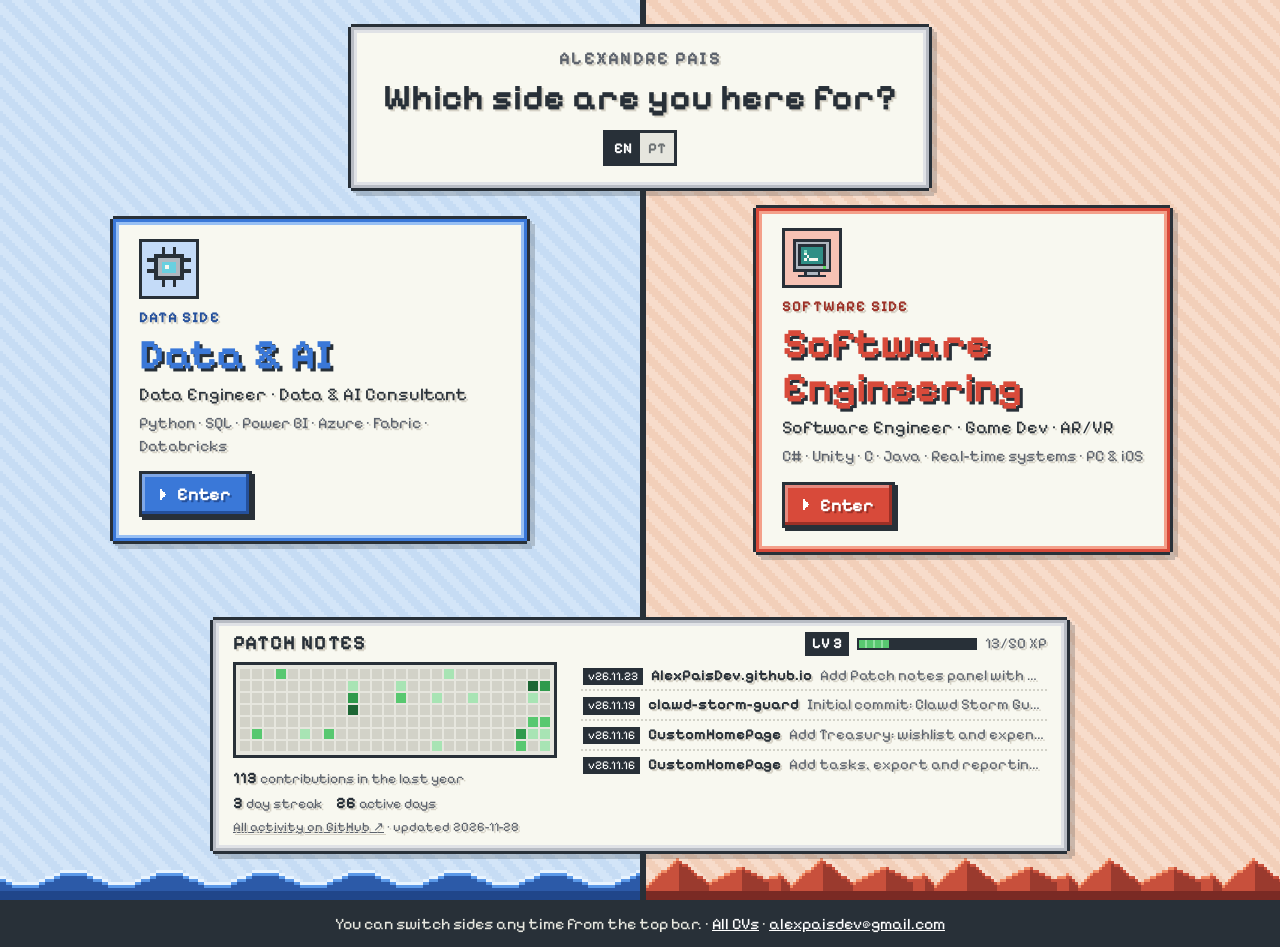
<file: index.html>
<!DOCTYPE html>
<!--
  ENTRY PAGE: the visitor picks a side. Left = data (blue), right = software (red).
  Each side is its own page: data/index.html and software/index.html.
-->
<html lang="en">
<head>
  <meta charset="UTF-8">
  <meta name="viewport" content="width=device-width, initial-scale=1">
  <title>Alexandre Pais · Data & Software Engineer</title>
  <meta name="description" content="Alexandre Pais, data engineer and software engineer in Lisbon. Pick a side: data and AI (pipelines, Power BI, Azure, Fabric, Databricks) or software engineering (C#, Unity, real-time systems, AR). Open to roles in Asia.">
  <meta name="author" content="Alexandre Pais">
  <meta name="theme-color" content="#1f3a78">
  <link rel="canonical" href="https://alexpaisdev.github.io/">
  <meta property="og:type" content="profile">
  <meta property="og:url" content="https://alexpaisdev.github.io/">
  <meta property="og:title" content="Alexandre Pais · Data & Software Engineer">
  <meta property="og:description" content="Two sides of one engineer: data & AI, and software engineering. Based in Lisbon, open to roles in Asia.">
  <meta property="og:image" content="https://alexpaisdev.github.io/assets/img/og-image.png">
  <meta property="og:image:width" content="1200">
  <meta property="og:image:height" content="630">
  <meta name="twitter:card" content="summary_large_image">
  <link rel="icon" href="assets/img/favicon.svg" type="image/svg+xml">
  <link rel="apple-touch-icon" href="assets/img/apple-touch-icon.png">
  <link rel="preconnect" href="https://fonts.googleapis.com">
  <link rel="preconnect" href="https://fonts.gstatic.com" crossorigin>
  <link href="https://fonts.googleapis.com/css2?family=Pixelify+Sans:wght@400;500;600;700&display=swap" rel="stylesheet">
  <link rel="stylesheet" href="assets/css/pixel.css">
  <link rel="stylesheet" href="assets/css/home.css">
  <script>
    document.documentElement.classList.add('js');
    // Links from the previous version of the site (?track=data / ?track=software) go straight to that side.
    (function () {
      var t = (new URLSearchParams(location.search).get('track') || '').toLowerCase();
      if (t === 'data') location.replace('data/');
      else if (t === 'software' || t === 'soft') location.replace('software/');
    })();
  </script>
</head>

<body class="home">
  <header class="home-head">
    <div class="win home-card">
      <p class="home-name">Alexandre Pais</p>
      <h1 class="home-q" data-i18n="home.q">Which side are you here for?</h1>
      <div class="lang" role="group" aria-label="Language">
        <button type="button" data-lang="en" aria-pressed="true">EN</button>
        <button type="button" data-lang="pt" aria-pressed="false">PT</button>
      </div>
    </div>
  </header>

  <main class="split">
    <a class="half theme-data" href="data/">
      <span class="half-scene" aria-hidden="true"></span>
      <span class="win half-win">
        <span class="half-ic"><span class="px-ic" data-px="chip"></span></span>
        <span class="half-kicker" data-i18n="home.dataKicker">Data side</span>
        <span class="half-name" data-i18n="home.dataName">Data &amp; AI</span>
        <span class="half-role" data-i18n="home.dataRole">Data Engineer · Data &amp; AI Consultant</span>
        <span class="half-list">Python · SQL · Power BI · Azure · Fabric · Databricks</span>
        <span class="pbtn pbtn-main half-go"><span class="cur" aria-hidden="true"></span><span data-i18n="home.enter">Enter</span></span>
      </span>
    </a>
    <a class="half theme-soft" href="software/">
      <span class="half-scene" aria-hidden="true"></span>
      <span class="win half-win">
        <span class="half-ic"><span class="px-ic" data-px="monitor"></span></span>
        <span class="half-kicker" data-i18n="home.softKicker">Software side</span>
        <span class="half-name" data-i18n="home.softName">Software Engineering</span>
        <span class="half-role" data-i18n="home.softRole">Software Engineer · Game Dev · AR/VR</span>
        <span class="half-list">C# · Unity · C · Java · Real-time systems · PC &amp; iOS</span>
        <span class="pbtn pbtn-main half-go"><span class="cur" aria-hidden="true"></span><span data-i18n="home.enter">Enter</span></span>
      </span>
    </a>

    <!-- PATCH NOTES: filled by site.js from assets/data/activity.json (refreshed daily by
         .github/workflows/activity.yml). Stays hidden if that file can't be loaded. -->
    <section class="win notes" id="notes" aria-labelledby="notes-title" hidden>
      <header class="notes-head">
        <h2 id="notes-title" data-i18n="notes.title">Patch notes</h2>
        <div class="notes-lv" title="XP = contributions in the last year" data-i18n-attr="title:notes.xpHint">
          <b>LV <span id="nt-lv">1</span></b>
          <span class="xp" aria-hidden="true"><i id="nt-xp"></i></span>
          <span class="xp-txt"><span id="nt-xptxt">0/50</span> XP</span>
        </div>
      </header>
      <div class="notes-body">
        <div class="notes-cal">
          <div class="cal" id="nt-cal" role="img"></div>
          <ul class="notes-stats">
            <li><b id="nt-year">0</b> <span data-i18n="notes.year">contributions in the last year</span></li>
            <li><b id="nt-streak">0</b> <span data-i18n="notes.streak">day streak</span></li>
            <li><b id="nt-days">0</b> <span data-i18n="notes.days">active days</span></li>
          </ul>
        </div>
        <ol class="notes-list" id="nt-list"></ol>
      </div>
      <p class="notes-foot"><a href="https://github.com/AlexPaisDev" target="_blank" rel="noopener"><span data-i18n="notes.more">All activity on GitHub</span> ↗</a> · <span data-i18n="notes.updated">updated</span> <span id="nt-updated"></span></p>
    </section>
  </main>

  <footer class="home-foot">
    <p><span data-i18n="home.note">You can switch sides any time from the top bar.</span> · <a href="download.html" data-i18n="home.cvs">All CVs</a> · <a href="mailto:alexpaisdev@gmail.com">alexpaisdev@gmail.com</a></p>
  </footer>

  <script src="assets/js/i18n/pt-home.js" defer></script>
  <script src="assets/js/site.js" defer></script>
</body>
</html>
</file>
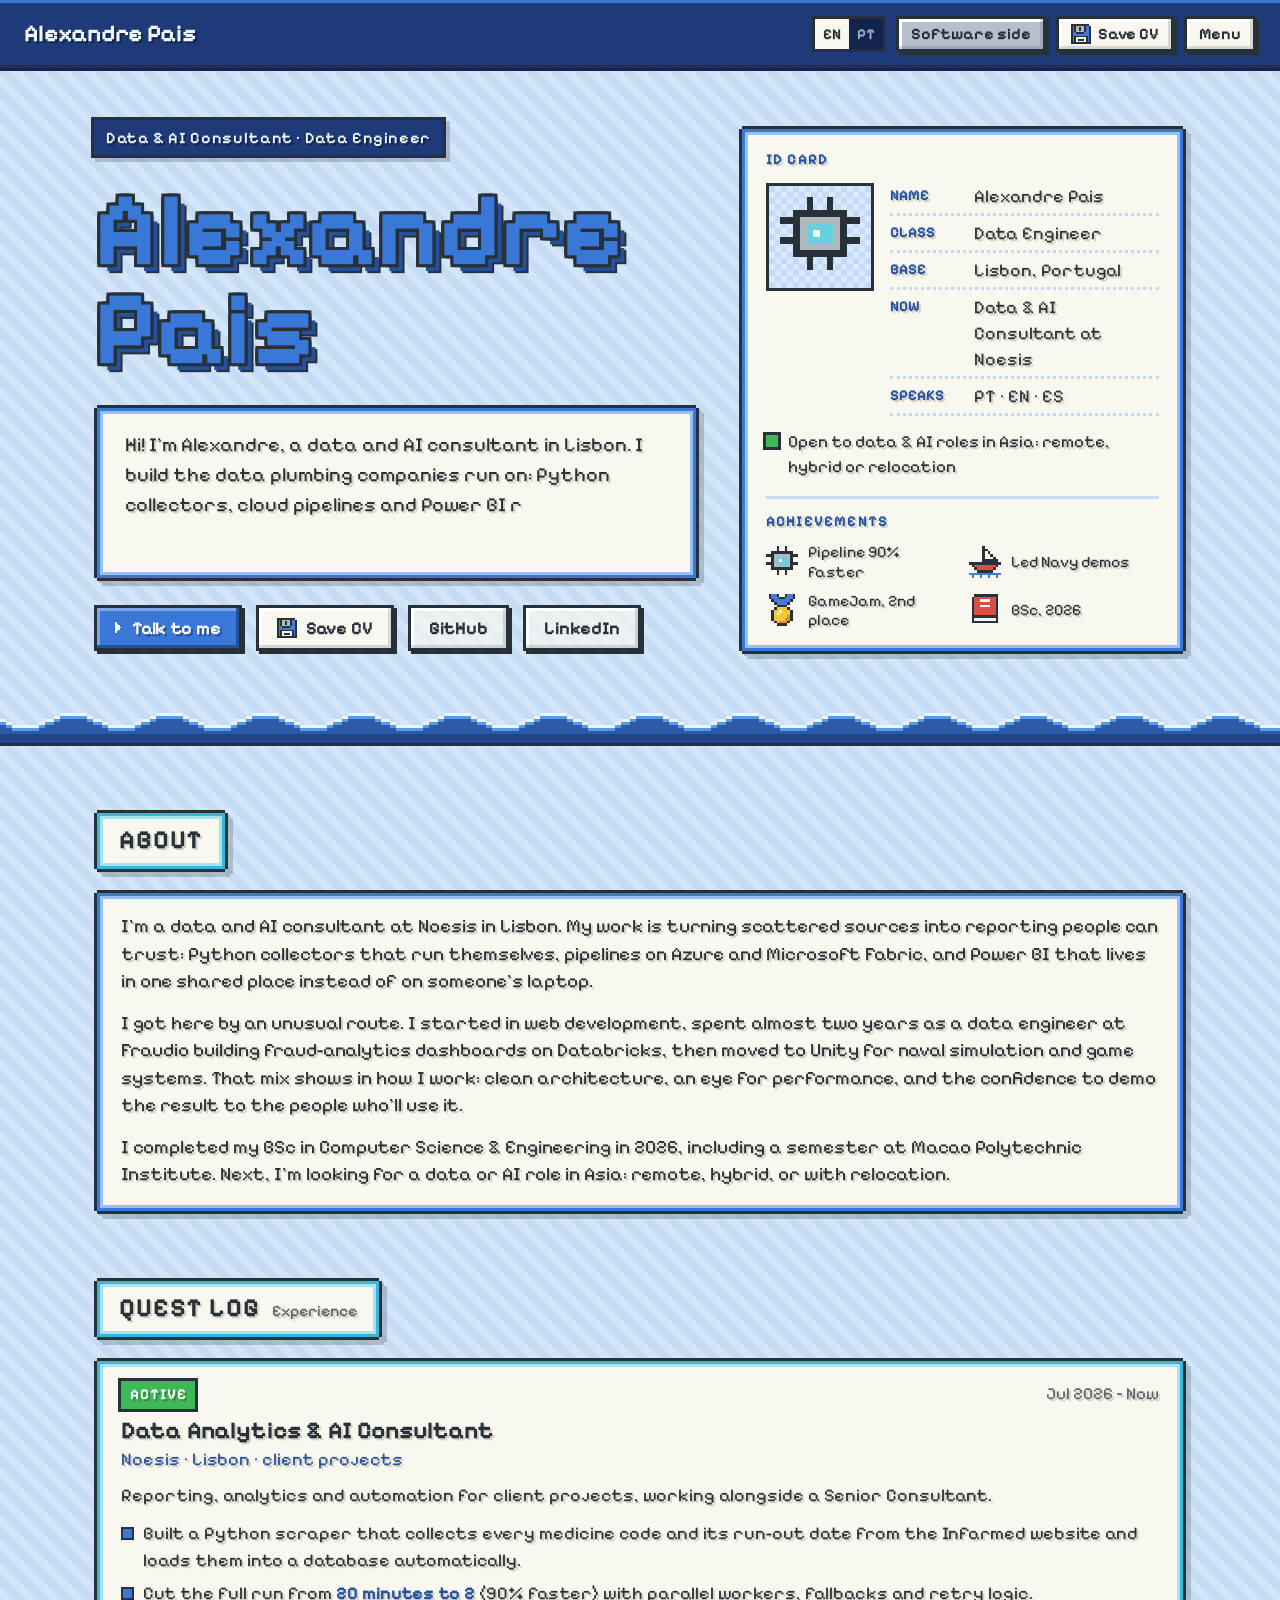
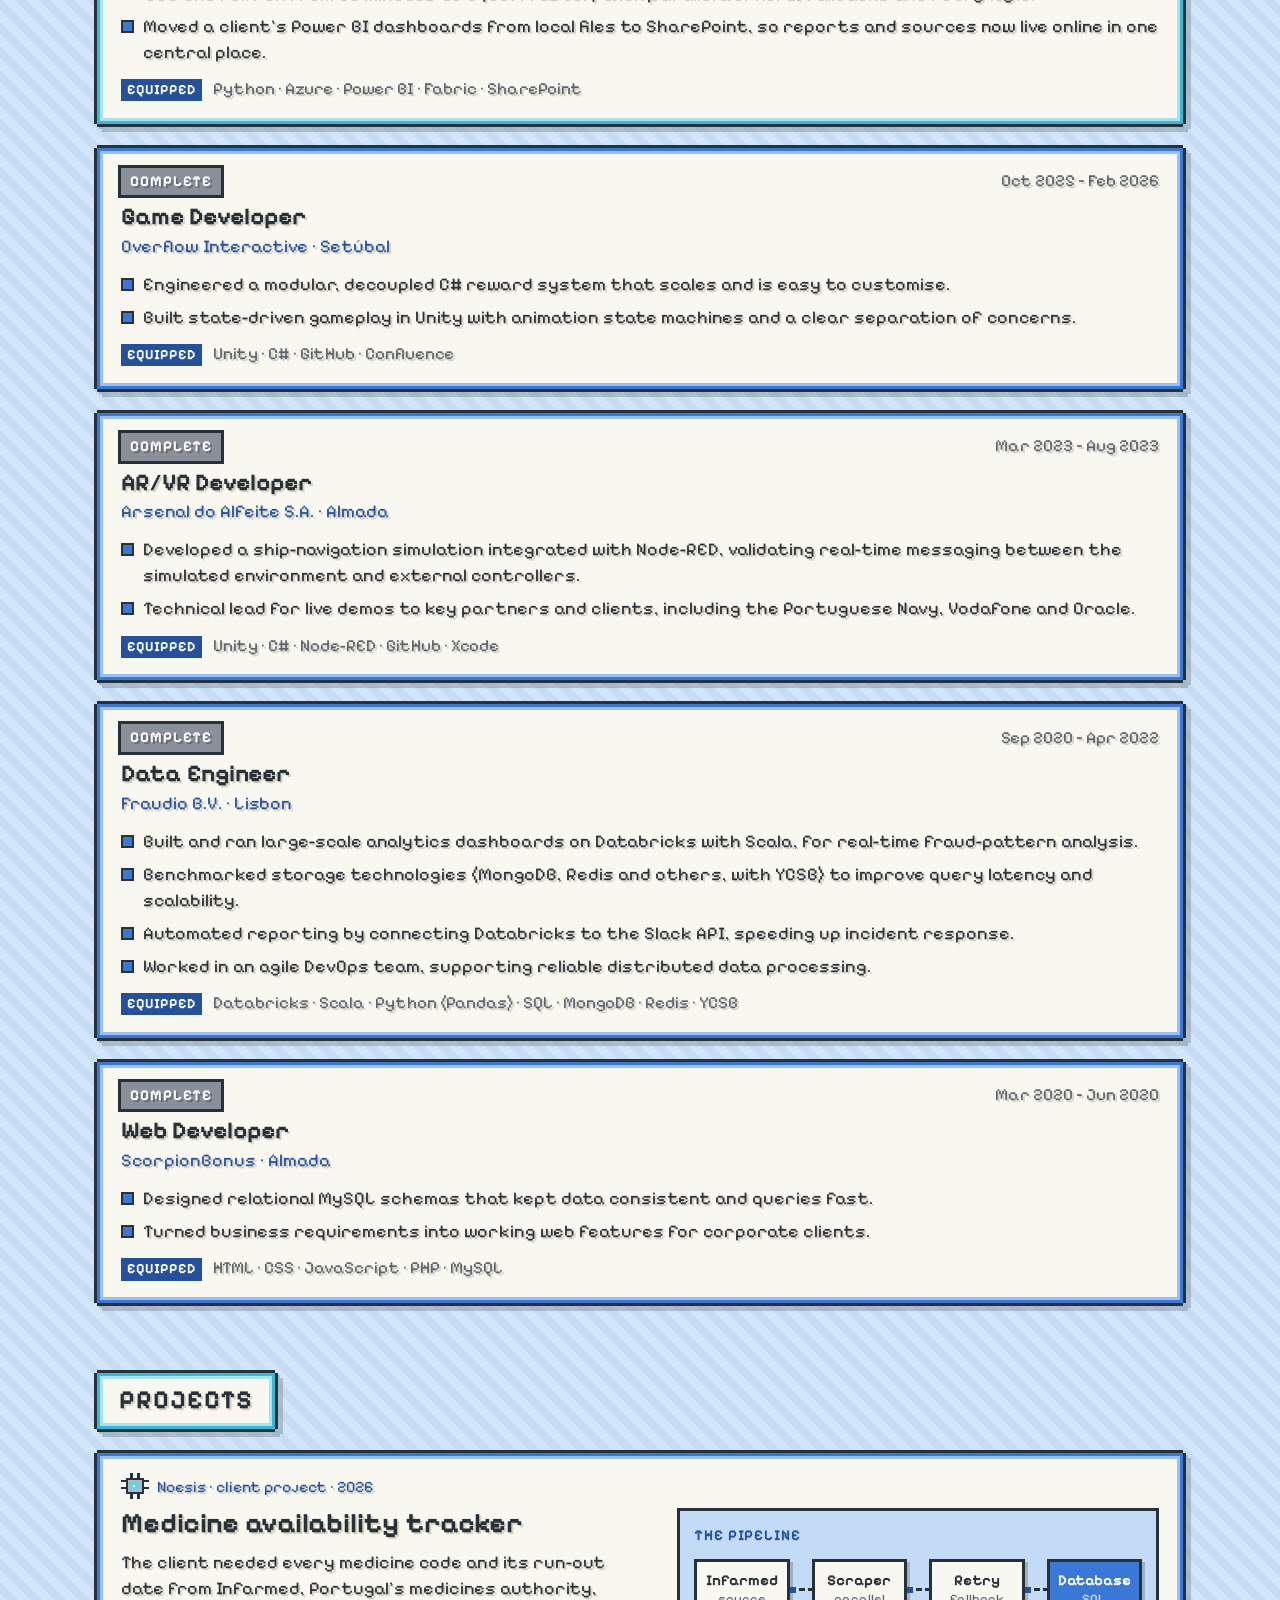
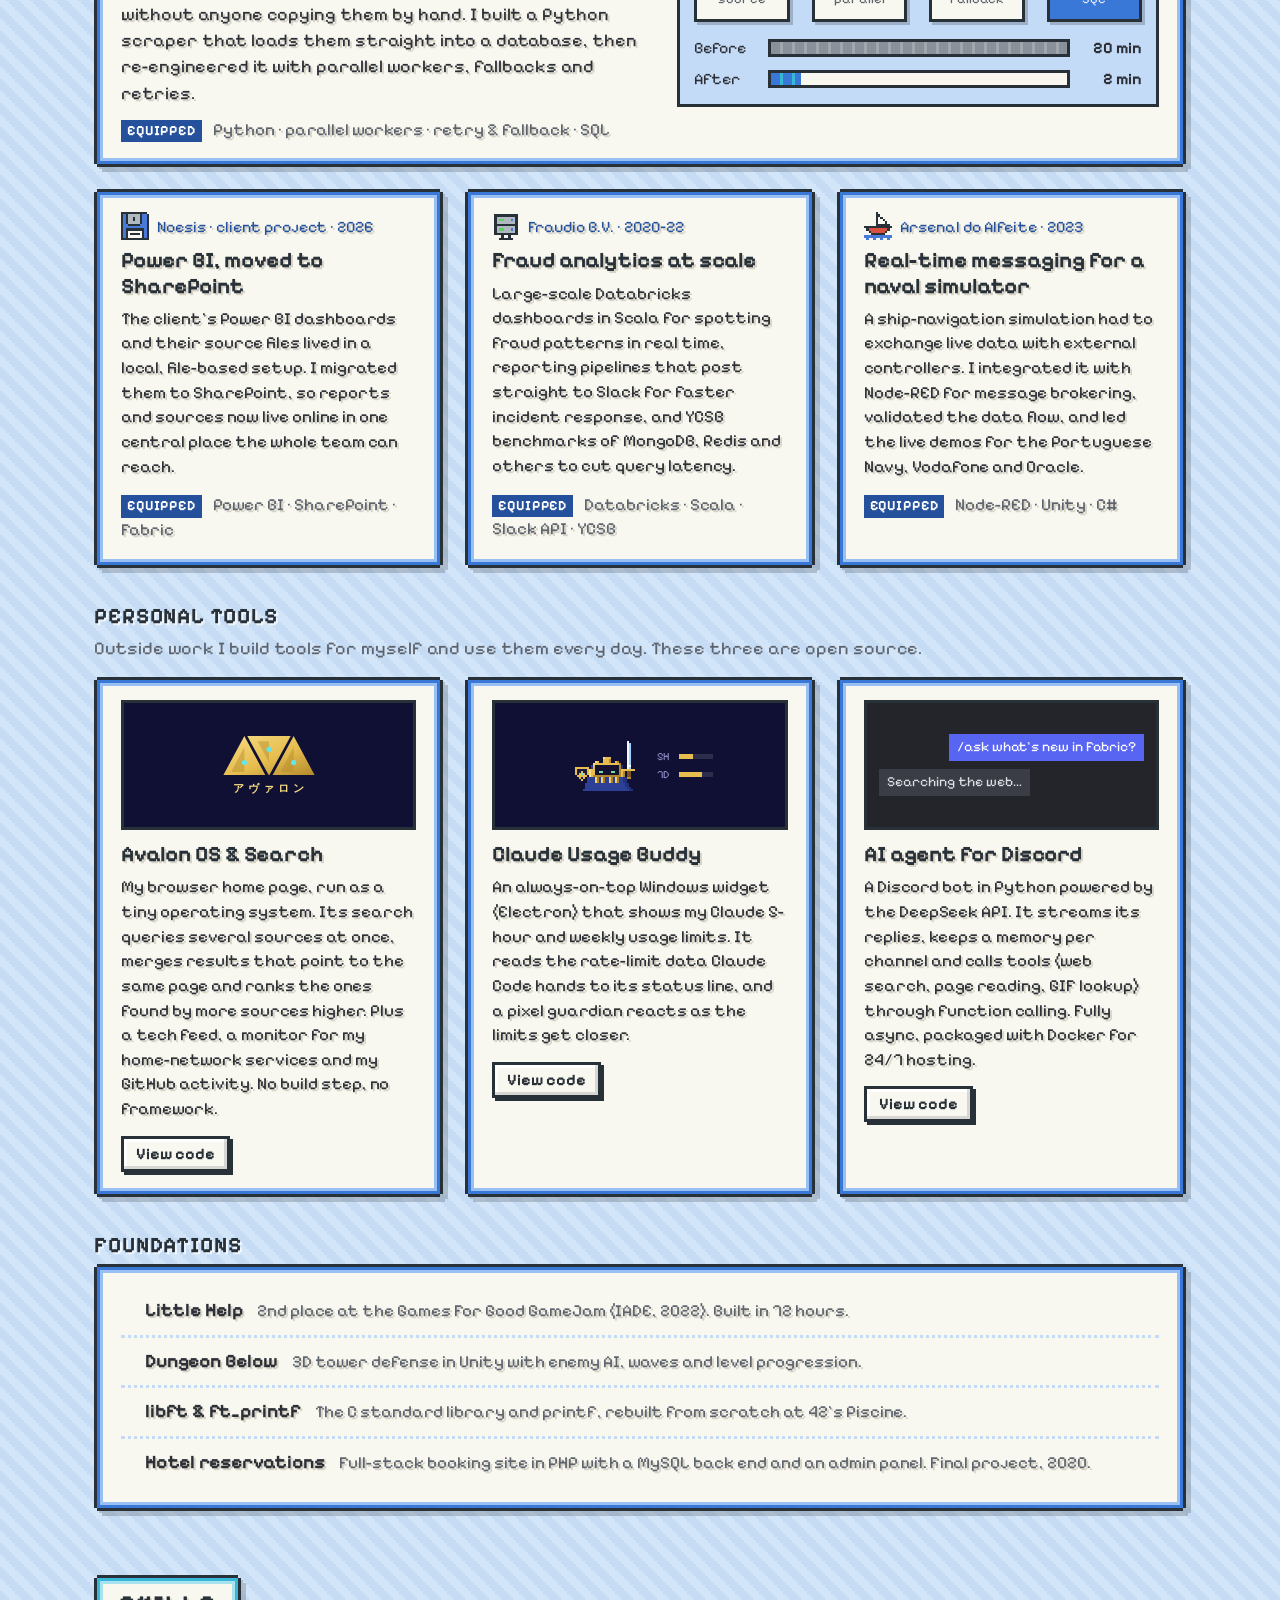
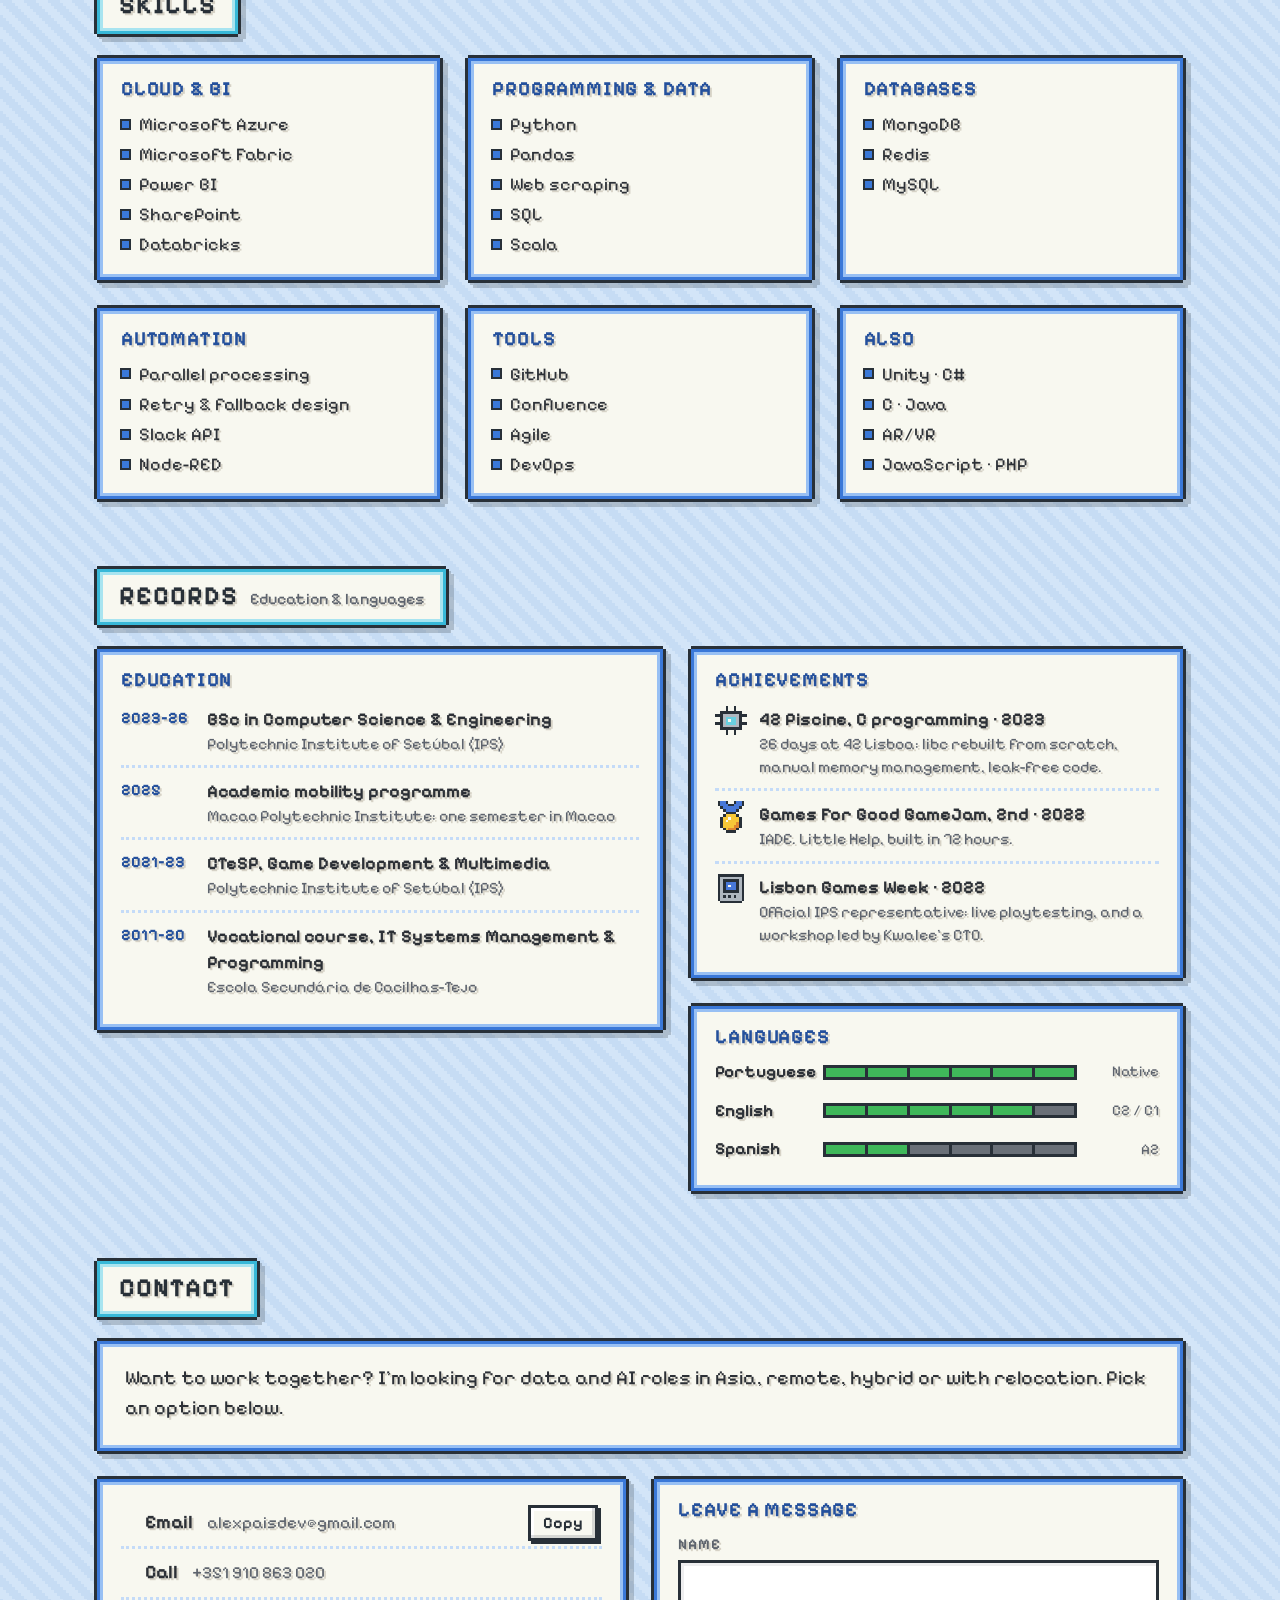
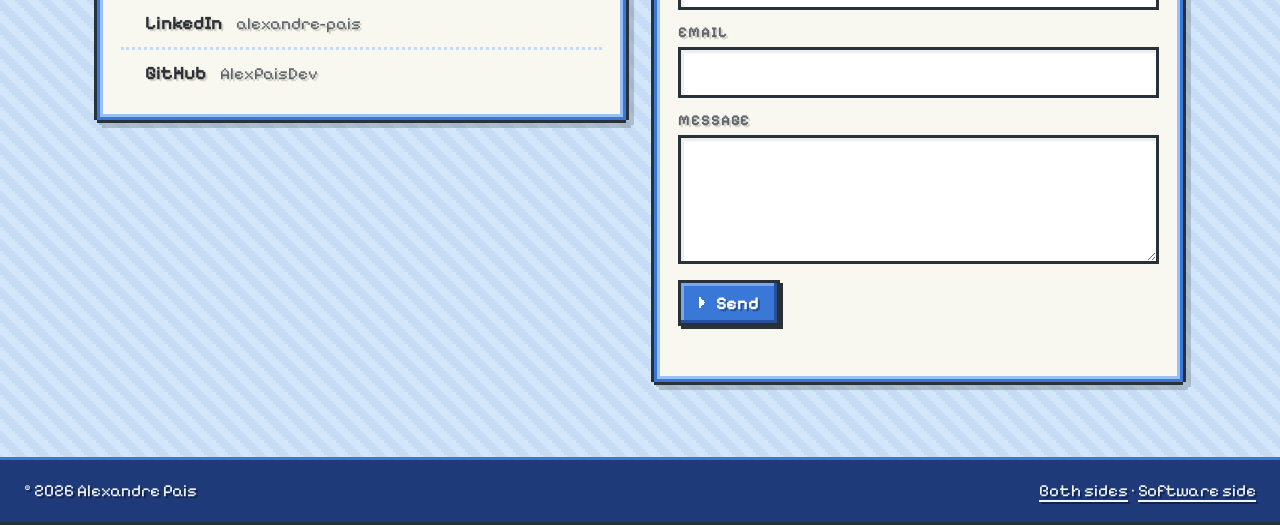
<file: data/index.html>
<!DOCTYPE html>
<!--
  DATA SIDE (blue / sea theme). Same structure and classes as software/index.html.
  English text lives here; Portuguese lives in assets/js/i18n/ (keys = data-i18n attributes).
-->
<html lang="en" data-side="data">
<head>
  <meta charset="UTF-8">
  <meta name="viewport" content="width=device-width, initial-scale=1">
  <title>Alexandre Pais · Data & AI Consultant</title>
  <meta name="description" content="Alexandre Pais, data and AI consultant and data engineer in Lisbon: Python data collection, cloud pipelines and Power BI reporting on Azure, Microsoft Fabric and Databricks. Open to roles in Asia.">
  <meta name="author" content="Alexandre Pais">
  <meta name="theme-color" content="#1f3a78">
  <link rel="canonical" href="https://alexpaisdev.github.io/data/">
  <meta property="og:type" content="profile">
  <meta property="og:url" content="https://alexpaisdev.github.io/data/">
  <meta property="og:title" content="Alexandre Pais · Data & AI Consultant">
  <meta property="og:description" content="Python data collection, cloud pipelines and Power BI reporting on Azure, Microsoft Fabric and Databricks. Based in Lisbon, open to roles in Asia.">
  <meta property="og:image" content="https://alexpaisdev.github.io/assets/img/og-image.png">
  <meta property="og:image:width" content="1200">
  <meta property="og:image:height" content="630">
  <meta name="twitter:card" content="summary_large_image">
  <link rel="icon" href="../assets/img/favicon.svg" type="image/svg+xml">
  <link rel="apple-touch-icon" href="../assets/img/apple-touch-icon.png">
  <link rel="preconnect" href="https://fonts.googleapis.com">
  <link rel="preconnect" href="https://fonts.gstatic.com" crossorigin>
  <link href="https://fonts.googleapis.com/css2?family=Pixelify+Sans:wght@400;500;600;700&display=swap" rel="stylesheet">
  <link rel="stylesheet" href="../assets/css/pixel.css">
  <script>document.documentElement.classList.add('js');</script>
  <script type="application/ld+json">
  {
    "@context": "https://schema.org",
    "@type": "Person",
    "name": "Alexandre Pais",
    "url": "https://alexpaisdev.github.io/data/",
    "jobTitle": "Data & AI Consultant",
    "worksFor": { "@type": "Organization", "name": "Noesis" },
    "address": { "@type": "PostalAddress", "addressLocality": "Lisbon", "addressCountry": "PT" },
    "alumniOf": [{ "@type": "CollegeOrUniversity", "name": "Polytechnic Institute of Setúbal" }, { "@type": "CollegeOrUniversity", "name": "Macao Polytechnic Institute" }],
    "knowsAbout": ["Data engineering", "Power BI", "Microsoft Fabric", "Microsoft Azure", "Databricks", "Python", "SQL", "Scala"],
    "sameAs": ["https://www.linkedin.com/in/alexandre-pais-6740a91b2/", "https://github.com/AlexPaisDev"]
  }
  </script>
</head>

<body>
  <a class="skip" href="#top" data-i18n="skip">Skip to content</a>

  <!-- ============ TOP BAR ============ -->
  <header class="bar">
    <div class="bar-row">
      <a class="logo" href="#top">Alexandre Pais</a>
      <nav class="menu-h" aria-label="Main" data-spy>
        <a href="#about" data-i18n="nav.about">About</a>
        <a href="#quests" data-i18n="nav.exp">Experience</a>
        <a href="#projects" data-i18n="nav.proj">Projects</a>
        <a href="#skills" data-i18n="nav.skills">Skills</a>
        <a href="#contact" data-i18n="nav.contact">Contact</a>
      </nav>
      <div class="bar-tools">
        <div class="lang" role="group" aria-label="Language">
          <button type="button" data-lang="en" aria-pressed="true">EN</button>
          <button type="button" data-lang="pt" aria-pressed="false">PT</button>
        </div>
        <a class="pbtn pbtn-sm pbtn-ghost hide-sm" href="../software/"><span data-i18n="switch">Software side</span></a>
        <a class="pbtn pbtn-sm hide-sm" href="../Alexandre_Pais_CV_Data_EN.pdf" data-cv data-en="../Alexandre_Pais_CV_Data_EN.pdf" data-pt="../Alexandre_Pais_CV_Data_PT.pdf" download><span class="px-ic" data-px="disk"></span><span data-i18n="save">Save CV</span></a>
        <button class="pbtn pbtn-sm show-sm" type="button" data-menu-toggle aria-controls="startmenu" aria-expanded="false" data-i18n="menu">Menu</button>
      </div>
    </div>
    <!-- start menu (small screens) -->
    <nav class="win startmenu" id="startmenu" aria-label="Menu" data-i18n-attr="aria-label:menu">
      <ul class="menu-list">
        <li><a href="#about" data-i18n="nav.about">About</a></li>
        <li><a href="#quests" data-i18n="nav.exp">Experience</a></li>
        <li><a href="#projects" data-i18n="nav.proj">Projects</a></li>
        <li><a href="#skills" data-i18n="nav.skills">Skills</a></li>
        <li><a href="#records" data-i18n="nav.records">Records</a></li>
        <li><a href="#contact" data-i18n="nav.contact">Contact</a></li>
        <li><a href="../Alexandre_Pais_CV_Data_EN.pdf" data-cv data-en="../Alexandre_Pais_CV_Data_EN.pdf" data-pt="../Alexandre_Pais_CV_Data_PT.pdf" download><span data-i18n="save">Save CV</span></a></li>
        <li><a href="../software/" data-i18n="switch">Software side</a></li>
      </ul>
    </nav>
  </header>

  <main class="wrap" id="main">
    <!-- ============ HERO ============ -->
    <section class="hero" id="top">
      <div class="hero-copy">
        <p class="eyebrow" data-i18n="hero.role">Data &amp; AI Consultant · Data Engineer</p>
        <h1 class="title">Alexandre<br>Pais</h1>
        <div class="win dialog" data-type>
          <p data-type-text data-i18n="hero.dialog">Hi! I'm Alexandre, a data and AI consultant in Lisbon. I build the data plumbing companies run on: Python collectors, cloud pipelines and Power BI reporting on Azure, Microsoft Fabric and Databricks.</p>
          <span class="next" aria-hidden="true"></span>
        </div>
        <div class="actions">
          <a class="pbtn pbtn-main" href="#contact"><span class="cur" aria-hidden="true"></span><span data-i18n="hero.cta">Talk to me</span></a>
          <a class="pbtn" href="../Alexandre_Pais_CV_Data_EN.pdf" data-cv data-en="../Alexandre_Pais_CV_Data_EN.pdf" data-pt="../Alexandre_Pais_CV_Data_PT.pdf" download><span class="px-ic" data-px="disk"></span><span data-i18n="save">Save CV</span></a>
          <a class="pbtn pbtn-ghost" href="https://github.com/AlexPaisDev" target="_blank" rel="noopener">GitHub</a>
          <a class="pbtn pbtn-ghost" href="https://www.linkedin.com/in/alexandre-pais-6740a91b2/" target="_blank" rel="noopener">LinkedIn</a>
        </div>
      </div>

      <div class="win idcard">
        <p class="win-label" data-i18n="id.title">ID card</p>
        <div class="id-body">
          <div class="portrait"><span class="px-ic" data-px="chip"></span></div>
          <dl class="id-fields">
            <div><dt data-i18n="id.name">Name</dt><dd>Alexandre Pais</dd></div>
            <div><dt data-i18n="id.class">Class</dt><dd data-i18n="id.classV">Data Engineer</dd></div>
            <div><dt data-i18n="id.base">Base</dt><dd data-i18n="id.baseV">Lisbon, Portugal</dd></div>
            <div><dt data-i18n="id.now">Now</dt><dd data-i18n="id.nowV">Data &amp; AI Consultant at Noesis</dd></div>
            <div><dt data-i18n="id.speaks">Speaks</dt><dd>PT · EN · ES</dd></div>
          </dl>
        </div>
        <p class="id-status"><span class="led" aria-hidden="true"></span><span data-i18n="id.status">Open to data &amp; AI roles in Asia: remote, hybrid or relocation</span></p>
        <div class="id-badges">
          <p class="win-label" data-i18n="id.ach">Achievements</p>
          <ul>
            <li><span class="px-ic" data-px="chip"></span><span data-i18n="id.a1">Pipeline 90% faster</span></li>
            <li><span class="px-ic" data-px="ship"></span><span data-i18n="id.a2">Led Navy demos</span></li>
            <li><span class="px-ic" data-px="medal"></span><span data-i18n="id.a3">GameJam, 2nd place</span></li>
            <li><span class="px-ic" data-px="book"></span><span data-i18n="id.a4">BSc, 2026</span></li>
          </ul>
        </div>
      </div>
    </section>
    <div class="scene" aria-hidden="true"></div>

    <!-- ============ ABOUT ============ -->
    <section class="sec" id="about">
      <h2 class="sec-tab"><span data-i18n="about.tab">About</span></h2>
      <div class="win prose reveal">
        <p data-i18n="about.p1">I'm a data and AI consultant at Noesis in Lisbon. My work is turning scattered sources into reporting people can trust: Python collectors that run themselves, pipelines on Azure and Microsoft Fabric, and Power BI that lives in one shared place instead of on someone's laptop.</p>
        <p data-i18n="about.p2">I got here by an unusual route. I started in web development, spent almost two years as a data engineer at Fraudio building fraud-analytics dashboards on Databricks, then moved to Unity for naval simulation and game systems. That mix shows in how I work: clean architecture, an eye for performance, and the confidence to demo the result to the people who'll use it.</p>
        <p data-i18n="about.p3">I completed my BSc in Computer Science &amp; Engineering in 2026, including a semester at Macao Polytechnic Institute. Next, I'm looking for a data or AI role in Asia: remote, hybrid, or with relocation.</p>
      </div>
    </section>

    <!-- ============ QUEST LOG (experience) ============ -->
    <section class="sec" id="quests">
      <h2 class="sec-tab"><span data-i18n="exp.tab">Quest log</span><small data-i18n="nav.exp">Experience</small></h2>

      <article class="win quest active reveal">
        <header class="q-head">
          <span class="q-state" data-i18n="q.active">Active</span>
          <span class="q-when" data-i18n="exp1.when">Jul 2026 – Now</span>
        </header>
        <h3 data-i18n="exp1.role">Data Analytics &amp; AI Consultant</h3>
        <p class="q-org">Noesis · <span data-i18n="exp1.where">Lisbon · client projects</span></p>
        <p class="q-intro" data-i18n="exp1.intro">Reporting, analytics and automation for client projects, working alongside a Senior Consultant.</p>
        <ul class="q-list">
          <li data-i18n="exp1.b1">Built a Python scraper that collects every medicine code and its run-out date from the Infarmed website and loads them into a database automatically.</li>
          <li data-i18n="exp1.b2">Cut the full run from <b>20 minutes to 2</b> (90% faster) with parallel workers, fallbacks and retry logic.</li>
          <li data-i18n="exp1.b3">Moved a client's Power BI dashboards from local files to SharePoint, so reports and sources now live online in one central place.</li>
        </ul>
        <p class="q-gear"><span data-i18n="gear">Equipped</span> Python · Azure · Power BI · Fabric · SharePoint</p>
      </article>

      <article class="win quest reveal">
        <header class="q-head">
          <span class="q-state done" data-i18n="q.done">Complete</span>
          <span class="q-when" data-i18n="exp2.when">Oct 2025 – Feb 2026</span>
        </header>
        <h3>Game Developer</h3>
        <p class="q-org">Overflow Interactive · Setúbal</p>
        <ul class="q-list">
          <li data-i18n="exp2.b1">Engineered a modular, decoupled C# reward system that scales and is easy to customise.</li>
          <li data-i18n="exp2.b2">Built state-driven gameplay in Unity with animation state machines and a clear separation of concerns.</li>
        </ul>
        <p class="q-gear"><span data-i18n="gear">Equipped</span> Unity · C# · GitHub · Confluence</p>
      </article>

      <article class="win quest reveal">
        <header class="q-head">
          <span class="q-state done" data-i18n="q.done">Complete</span>
          <span class="q-when" data-i18n="exp3.when">Mar 2023 – Aug 2023</span>
        </header>
        <h3 data-i18n="exp3.role">AR/VR Developer</h3>
        <p class="q-org">Arsenal do Alfeite S.A. · Almada</p>
        <ul class="q-list">
          <li data-i18n="exp3.b1">Developed a ship-navigation simulation integrated with Node-RED, validating real-time messaging between the simulated environment and external controllers.</li>
          <li data-i18n="exp3.b2">Technical lead for live demos to key partners and clients, including the Portuguese Navy, Vodafone and Oracle.</li>
        </ul>
        <p class="q-gear"><span data-i18n="gear">Equipped</span> Unity · C# · Node-RED · GitHub · Xcode</p>
      </article>

      <article class="win quest reveal">
        <header class="q-head">
          <span class="q-state done" data-i18n="q.done">Complete</span>
          <span class="q-when" data-i18n="exp4.when">Sep 2020 – Apr 2022</span>
        </header>
        <h3>Data Engineer</h3>
        <p class="q-org">Fraudio B.V. · <span data-i18n="exp4.where">Lisbon</span></p>
        <ul class="q-list">
          <li data-i18n="exp4.b1">Built and ran large-scale analytics dashboards on Databricks with Scala, for real-time fraud-pattern analysis.</li>
          <li data-i18n="exp4.b2">Benchmarked storage technologies (MongoDB, Redis and others, with YCSB) to improve query latency and scalability.</li>
          <li data-i18n="exp4.b3">Automated reporting by connecting Databricks to the Slack API, speeding up incident response.</li>
          <li data-i18n="exp4.b4">Worked in an agile DevOps team, supporting reliable distributed data processing.</li>
        </ul>
        <p class="q-gear"><span data-i18n="gear">Equipped</span> Databricks · Scala · Python (Pandas) · SQL · MongoDB · Redis · YCSB</p>
      </article>

      <article class="win quest reveal">
        <header class="q-head">
          <span class="q-state done" data-i18n="q.done">Complete</span>
          <span class="q-when" data-i18n="exp5.when">Mar 2020 – Jun 2020</span>
        </header>
        <h3>Web Developer</h3>
        <p class="q-org">ScorpionBonus · Almada</p>
        <ul class="q-list">
          <li data-i18n="exp5.b1">Designed relational MySQL schemas that kept data consistent and queries fast.</li>
          <li data-i18n="exp5.b2">Turned business requirements into working web features for corporate clients.</li>
        </ul>
        <p class="q-gear"><span data-i18n="gear">Equipped</span> HTML · CSS · JavaScript · PHP · MySQL</p>
      </article>
    </section>

    <!-- ============ PROJECTS ============ -->
    <section class="sec" id="projects">
      <h2 class="sec-tab"><span data-i18n="nav.proj">Projects</span></h2>

      <article class="win feature reveal">
        <div class="f-copy">
          <p class="p-tag"><span class="px-ic" data-px="chip"></span><span data-i18n="client.tag">Noesis · client project · 2026</span></p>
          <h3 data-i18n="d1.title">Medicine availability tracker</h3>
          <p data-i18n="d1.desc">The client needed every medicine code and its run-out date from Infarmed, Portugal's medicines authority, without anyone copying them by hand. I built a Python scraper that loads them straight into a database, then re-engineered it with parallel workers, fallbacks and retries.</p>
          <p class="q-gear"><span data-i18n="gear">Equipped</span> Python · <span data-i18n="d1.gear">parallel workers · retry &amp; fallback</span> · SQL</p>
        </div>
        <figure class="pipe-fig" aria-label="Pipeline: Infarmed website, Python scraper, retry and fallback, database. Full run time went from 20 minutes to 2." data-i18n-attr="aria-label:d1.figAria">
          <figcaption data-i18n="d1.fig">The pipeline</figcaption>
          <div class="pipe">
            <span class="node"><b data-i18n="d1.n1">Infarmed</b><small data-i18n="d1.n1s">source</small></span>
            <span class="wire" aria-hidden="true"><i></i></span>
            <span class="node"><b data-i18n="d1.n2">Scraper</b><small data-i18n="d1.n2s">parallel</small></span>
            <span class="wire" aria-hidden="true"><i></i></span>
            <span class="node"><b>Retry</b><small>fallback</small></span>
            <span class="wire" aria-hidden="true"><i></i></span>
            <span class="node node-hot"><b data-i18n="d1.n4">Database</b><small>SQL</small></span>
          </div>
          <div class="runbars">
            <div class="runbar"><span data-i18n="d1.before">Before</span><span class="track"><i style="--w:100%"></i></span><b>20 min</b></div>
            <div class="runbar fast"><span data-i18n="d1.after">After</span><span class="track"><i style="--w:10%"></i></span><b>2 min</b></div>
          </div>
        </figure>
      </article>

      <div class="items">
        <article class="win item reveal">
          <p class="p-tag"><span class="px-ic" data-px="disk"></span><span data-i18n="client.tag">Noesis · client project · 2026</span></p>
          <h3 data-i18n="d2.title">Power BI, moved to SharePoint</h3>
          <p data-i18n="d2.desc">The client's Power BI dashboards and their source files lived in a local, file-based setup. I migrated them to SharePoint, so reports and sources now live online in one central place the whole team can reach.</p>
          <p class="q-gear"><span data-i18n="gear">Equipped</span> Power BI · SharePoint · Fabric</p>
        </article>
        <article class="win item reveal">
          <p class="p-tag"><span class="px-ic" data-px="server"></span>Fraudio B.V. · 2020–22</p>
          <h3 data-i18n="d3.title">Fraud analytics at scale</h3>
          <p data-i18n="d3.desc">Large-scale Databricks dashboards in Scala for spotting fraud patterns in real time, reporting pipelines that post straight to Slack for faster incident response, and YCSB benchmarks of MongoDB, Redis and others to cut query latency.</p>
          <p class="q-gear"><span data-i18n="gear">Equipped</span> Databricks · Scala · Slack API · YCSB</p>
        </article>
        <article class="win item reveal">
          <p class="p-tag"><span class="px-ic" data-px="ship"></span>Arsenal do Alfeite · 2023</p>
          <h3 data-i18n="d4.title">Real-time messaging for a naval simulator</h3>
          <p data-i18n="d4.desc">A ship-navigation simulation had to exchange live data with external controllers. I integrated it with Node-RED for message brokering, validated the data flow, and led the live demos for the Portuguese Navy, Vodafone and Oracle.</p>
          <p class="q-gear"><span data-i18n="gear">Equipped</span> Node-RED · Unity · C#</p>
        </article>
      </div>

      <h3 class="sub-tab" data-i18n="tools.title">Personal tools</h3>
      <p class="sub-intro" data-i18n="tools.intro">Outside work I build tools for myself and use them every day. These three are open source.</p>
      <div class="items">
        <article class="win item reveal">
          <div class="thumb thumb-avalon" aria-hidden="true">
            <svg viewBox="0 0 250 108"><defs><linearGradient id="av-g" x1="0" y1="0" x2="1" y2="1"><stop offset="0" stop-color="#f7dc84" /><stop offset=".55" stop-color="#e6bd4e" /><stop offset="1" stop-color="#b2892c" /></linearGradient></defs><path fill="url(#av-g)" d="M0 108 58 0l58 108zM66 0h118l-59 108zM134 108 192 0l58 108z" /><path fill="#b2892c" opacity=".45" d="M58 30 22 98h36zM125 72 94 14h31zM192 30 156 98h36z" /><g fill="#62e6f0"><circle cx="58" cy="72" r="7" /><circle cx="125" cy="36" r="7" /><circle cx="192" cy="72" r="7" /></g></svg>
            <span lang="ja">アヴァロン</span>
          </div>
          <h3>Avalon OS &amp; Search</h3>
          <p data-i18n="t1.desc">My browser home page, run as a tiny operating system. Its search queries several sources at once, merges results that point to the same page and ranks the ones found by more sources higher. Plus a tech feed, a monitor for my home-network services and my GitHub activity. No build step, no framework.</p>
          <a class="pbtn pbtn-sm" href="https://github.com/AlexPaisDev/CustomHomePage" target="_blank" rel="noopener"><span data-i18n="code">View code</span></a>
        </article>
        <article class="win item reveal">
          <div class="thumb thumb-buddy" aria-hidden="true">
            <canvas class="guardian" width="40" height="30" title="Click me"></canvas>
            <span class="meters"><span><em>5H</em><i style="--w:42%"></i></span><span><em>7D</em><i style="--w:68%"></i></span></span>
          </div>
          <h3>Claude Usage Buddy</h3>
          <p data-i18n="t2.desc">An always-on-top Windows widget (Electron) that shows my Claude 5-hour and weekly usage limits. It reads the rate-limit data Claude Code hands to its status line, and a pixel guardian reacts as the limits get closer.</p>
          <a class="pbtn pbtn-sm" href="https://github.com/AlexPaisDev/claude-usage-buddy" target="_blank" rel="noopener"><span data-i18n="code">View code</span></a>
        </article>
        <article class="win item reveal">
          <div class="thumb thumb-bot" aria-hidden="true">
            <span class="q">/ask what's new in Fabric?</span>
            <span class="a">Searching the web…</span>
          </div>
          <h3 data-i18n="t3.title">AI agent for Discord</h3>
          <p data-i18n="t3.desc">A Discord bot in Python powered by the DeepSeek API. It streams its replies, keeps a memory per channel and calls tools (web search, page reading, GIF lookup) through function calling. Fully async, packaged with Docker for 24/7 hosting.</p>
          <a class="pbtn pbtn-sm" href="https://github.com/AlexPaisDev/deepseek-discord-bot" target="_blank" rel="noopener"><span data-i18n="code">View code</span></a>
        </article>
      </div>

      <h3 class="sub-tab" data-i18n="found.title">Foundations</h3>
      <div class="win reveal">
        <ul class="menu-list">
          <li><a href="https://lodyny.itch.io/little.help" target="_blank" rel="noopener"><b>Little Help</b><span data-i18n="arc0">2nd place at the Games For Good GameJam (IADE, 2022). Built in 72 hours.</span></a></li>
          <li><a href="https://github.com/AlexPaisDev/Dungeon_Below" target="_blank" rel="noopener"><b>Dungeon Below</b><span data-i18n="arc1">3D tower defense in Unity with enemy AI, waves and level progression.</span></a></li>
          <li><a href="https://github.com/AlexPaisDev/libft" target="_blank" rel="noopener"><b>libft &amp; ft_printf</b><span data-i18n="arc2">The C standard library and printf, rebuilt from scratch at 42's Piscine.</span></a></li>
          <li><a href="https://github.com/AlexPaisDev/HotelReservationWebSite" target="_blank" rel="noopener"><b data-i18n="arc3.t">Hotel reservations</b><span data-i18n="arc3">Full-stack booking site in PHP with a MySQL back end and an admin panel. Final project, 2020.</span></a></li>
        </ul>
      </div>
    </section>

    <!-- ============ SKILLS ============ -->
    <section class="sec" id="skills">
      <h2 class="sec-tab"><span data-i18n="nav.skills">Skills</span></h2>
      <div class="bag">
        <div class="win reveal"><h3>Cloud &amp; BI</h3><ul class="pix-list"><li>Microsoft Azure</li><li>Microsoft Fabric</li><li>Power BI</li><li>SharePoint</li><li>Databricks</li></ul></div>
        <div class="win reveal"><h3 data-i18n="sk2">Programming &amp; data</h3><ul class="pix-list"><li>Python</li><li>Pandas</li><li data-i18n="sk2a">Web scraping</li><li>SQL</li><li>Scala</li></ul></div>
        <div class="win reveal"><h3 data-i18n="sk3">Databases</h3><ul class="pix-list"><li>MongoDB</li><li>Redis</li><li>MySQL</li></ul></div>
        <div class="win reveal"><h3 data-i18n="sk4">Automation</h3><ul class="pix-list"><li data-i18n="sk4a">Parallel processing</li><li data-i18n="sk4b">Retry &amp; fallback design</li><li>Slack API</li><li>Node-RED</li></ul></div>
        <div class="win reveal"><h3 data-i18n="sk6">Tools</h3><ul class="pix-list"><li>GitHub</li><li>Confluence</li><li>Agile</li><li>DevOps</li></ul></div>
        <div class="win reveal"><h3 data-i18n="sk7">Also</h3><ul class="pix-list"><li>Unity · C#</li><li>C · Java</li><li>AR/VR</li><li>JavaScript · PHP</li></ul></div>
      </div>
    </section>

    <!-- ============ RECORDS (education & languages) ============ -->
    <section class="sec" id="records">
      <h2 class="sec-tab"><span data-i18n="rec.tab">Records</span><small data-i18n="rec.sub">Education &amp; languages</small></h2>
      <div class="rec-grid">
        <div class="win reveal">
          <h3 data-i18n="rec.edu">Education</h3>
          <ul class="rec-list">
            <li><span class="yr">2023–26</span><div><b data-i18n="edu1.t">BSc in Computer Science &amp; Engineering</b><span data-i18n="edu1.s">Polytechnic Institute of Setúbal (IPS)</span></div></li>
            <li><span class="yr">2025</span><div><b data-i18n="edu2.t">Academic mobility programme</b><span data-i18n="edu2.s">Macao Polytechnic Institute: one semester in Macao</span></div></li>
            <li><span class="yr">2021–23</span><div><b data-i18n="edu3.t">CTeSP, Game Development &amp; Multimedia</b><span data-i18n="edu1.s">Polytechnic Institute of Setúbal (IPS)</span></div></li>
            <li><span class="yr">2017–20</span><div><b data-i18n="edu4.t">Vocational course, IT Systems Management &amp; Programming</b><span>Escola Secundária de Cacilhas-Tejo</span></div></li>
          </ul>
        </div>
        <div class="rec-side">
          <div class="win reveal">
            <h3 data-i18n="id.ach">Achievements</h3>
            <ul class="rec-list">
              <li><span class="px-ic" data-px="chip"></span><div><b data-i18n="aw1.t">42 Piscine, C programming · 2023</b><span data-i18n="aw1.s">26 days at 42 Lisboa: libc rebuilt from scratch, manual memory management, leak-free code.</span></div></li>
              <li><span class="px-ic" data-px="medal"></span><div><b data-i18n="aw2.t">Games For Good GameJam, 2nd · 2022</b><span data-i18n="aw2.s">IADE. Little Help, built in 72 hours.</span></div></li>
              <li><span class="px-ic" data-px="cart"></span><div><b data-i18n="aw3.t">Lisbon Games Week · 2022</b><span data-i18n="aw3.s">Official IPS representative: live playtesting, and a workshop led by Kwalee's CTO.</span></div></li>
            </ul>
          </div>
          <div class="win reveal">
            <h3 data-i18n="lang.title">Languages</h3>
            <div class="lvl"><b data-i18n="lang.pt">Portuguese</b><span class="seg l6" aria-hidden="true"><i></i><i></i><i></i><i></i><i></i><i></i></span><em data-i18n="lang.native">Native</em></div>
            <div class="lvl"><b data-i18n="lang.en">English</b><span class="seg l5" aria-hidden="true"><i></i><i></i><i></i><i></i><i></i><i></i></span><em>C2 / C1</em></div>
            <div class="lvl"><b data-i18n="lang.es">Spanish</b><span class="seg l2" aria-hidden="true"><i></i><i></i><i></i><i></i><i></i><i></i></span><em>A2</em></div>
          </div>
        </div>
      </div>
    </section>

    <!-- ============ CONTACT ============ -->
    <section class="sec" id="contact">
      <h2 class="sec-tab"><span data-i18n="nav.contact">Contact</span></h2>
      <div class="win dialog dialog-static reveal">
        <p data-i18n="contact.lede">Want to work together? I'm looking for data and AI roles in Asia, remote, hybrid or with relocation. Pick an option below.</p>
      </div>
      <div class="contact-grid">
        <div class="win reveal">
          <ul class="menu-list contact-menu">
            <li><a href="mailto:alexpaisdev@gmail.com"><b>Email</b><span>alexpaisdev@gmail.com</span></a><button class="pbtn pbtn-sm copy" type="button" data-copy="alexpaisdev@gmail.com" aria-label="Copy email address" data-i18n-attr="aria-label:contact.copyAria"><span data-copy-label data-i18n="contact.copy">Copy</span></button></li>
            <li><a href="tel:+351910863020"><b data-i18n="contact.call">Call</b><span>+351 910 863 020</span></a></li>
            <li><a href="https://www.linkedin.com/in/alexandre-pais-6740a91b2/" target="_blank" rel="noopener"><b>LinkedIn</b><span>alexandre-pais</span></a></li>
            <li><a href="https://github.com/AlexPaisDev" target="_blank" rel="noopener"><b>GitHub</b><span>AlexPaisDev</span></a></li>
          </ul>
        </div>
        <form class="win form reveal" id="contact-form" action="https://formspree.io/f/mwvrvdog" method="POST">
          <h3 data-i18n="form.title">Leave a message</h3>
          <label class="field"><span data-i18n="form.name">Name</span><input type="text" name="name" autocomplete="name" required></label>
          <label class="field"><span>Email</span><input type="email" name="email" autocomplete="email" required></label>
          <label class="field"><span data-i18n="form.msg">Message</span><textarea name="message" rows="4" required></textarea></label>
          <input type="hidden" name="profile" value="data">
          <input type="text" name="_gotcha" class="hp" tabindex="-1" autocomplete="off" aria-hidden="true">
          <button class="pbtn pbtn-main" type="submit"><span class="cur" aria-hidden="true"></span><span data-i18n="form.send">Send</span></button>
          <p class="form-status" id="form-status" role="status" aria-live="polite"></p>
        </form>
      </div>
    </section>
  </main>

  <footer class="bar foot">
    <div class="bar-row">
      <p>© <span id="year">2026</span> Alexandre Pais</p>
      <p><a href="../" data-i18n="foot.both">Both sides</a> · <a href="../software/" data-i18n="foot.other">Software side</a></p>
    </div>
  </footer>

  <script src="../assets/js/i18n/pt-common.js" defer></script>
  <script src="../assets/js/i18n/pt-data.js" defer></script>
  <script src="../assets/js/site.js" defer></script>
</body>
</html>
</file>
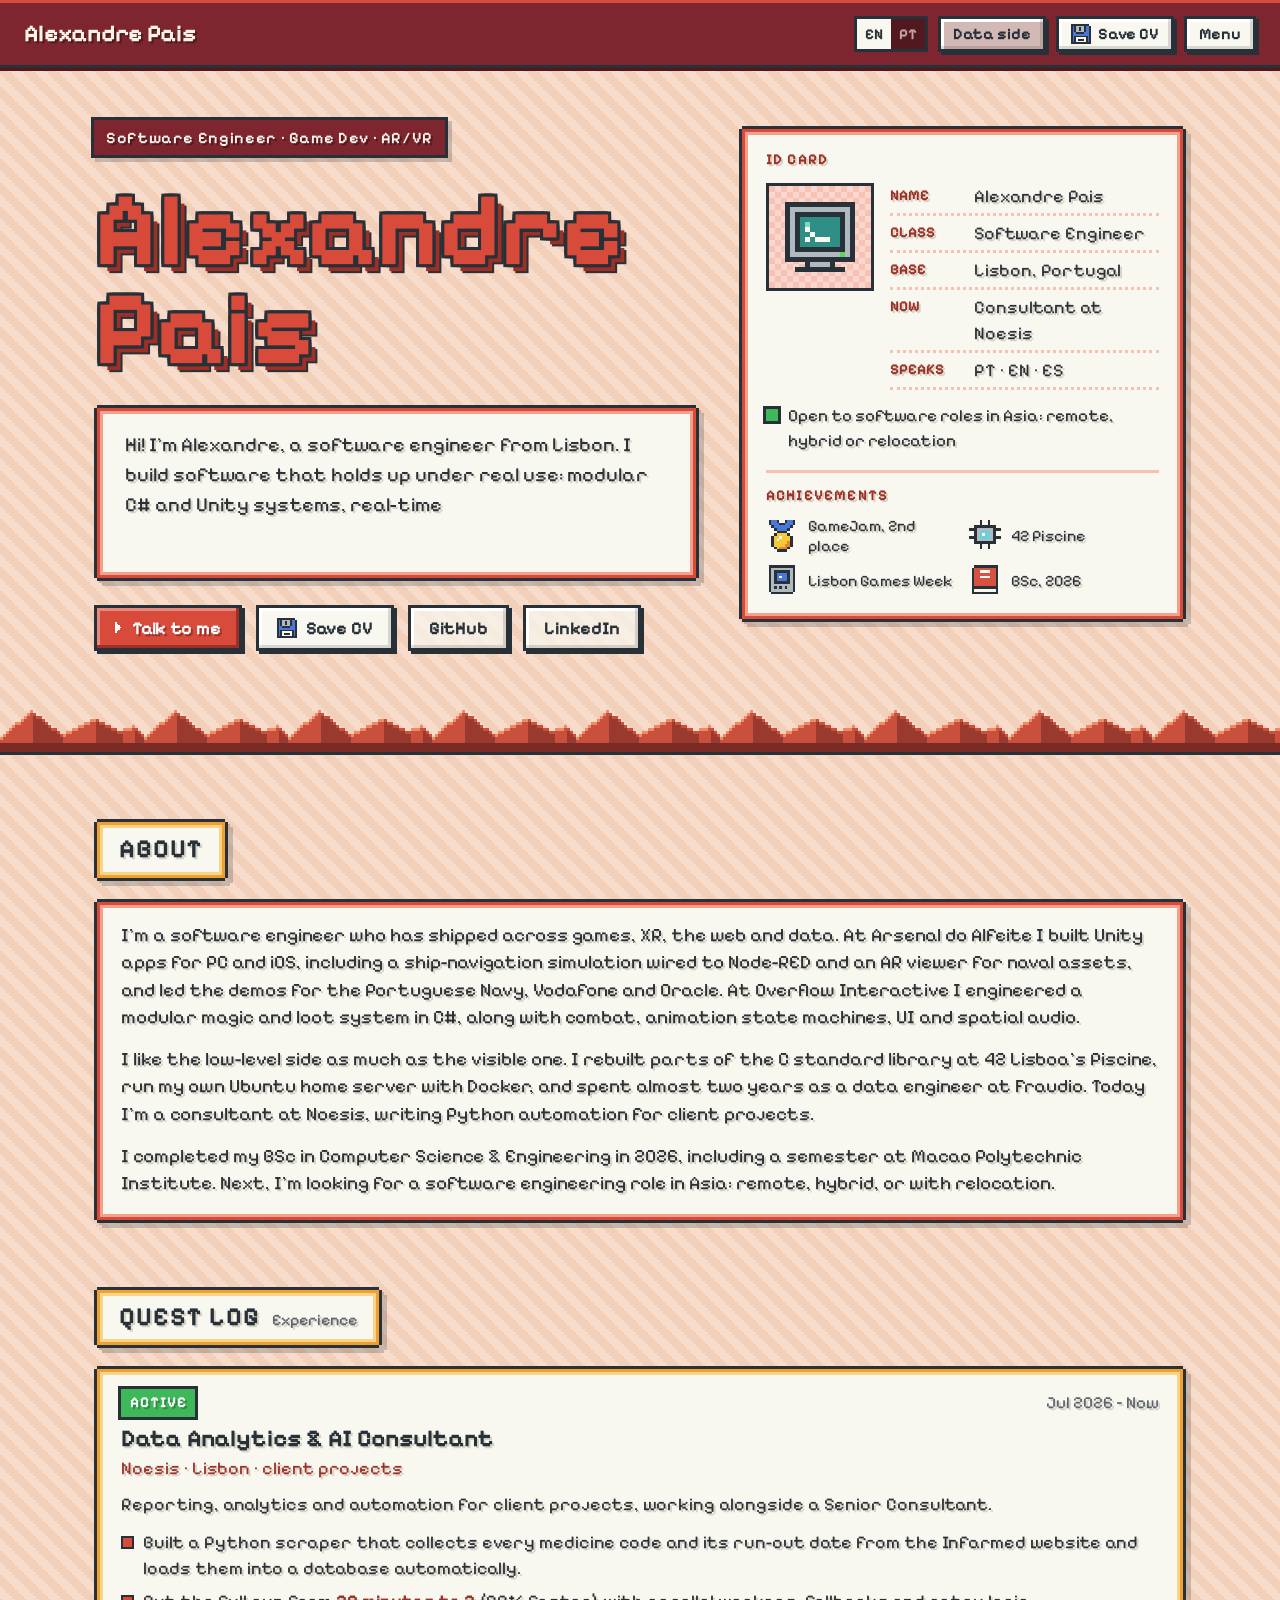
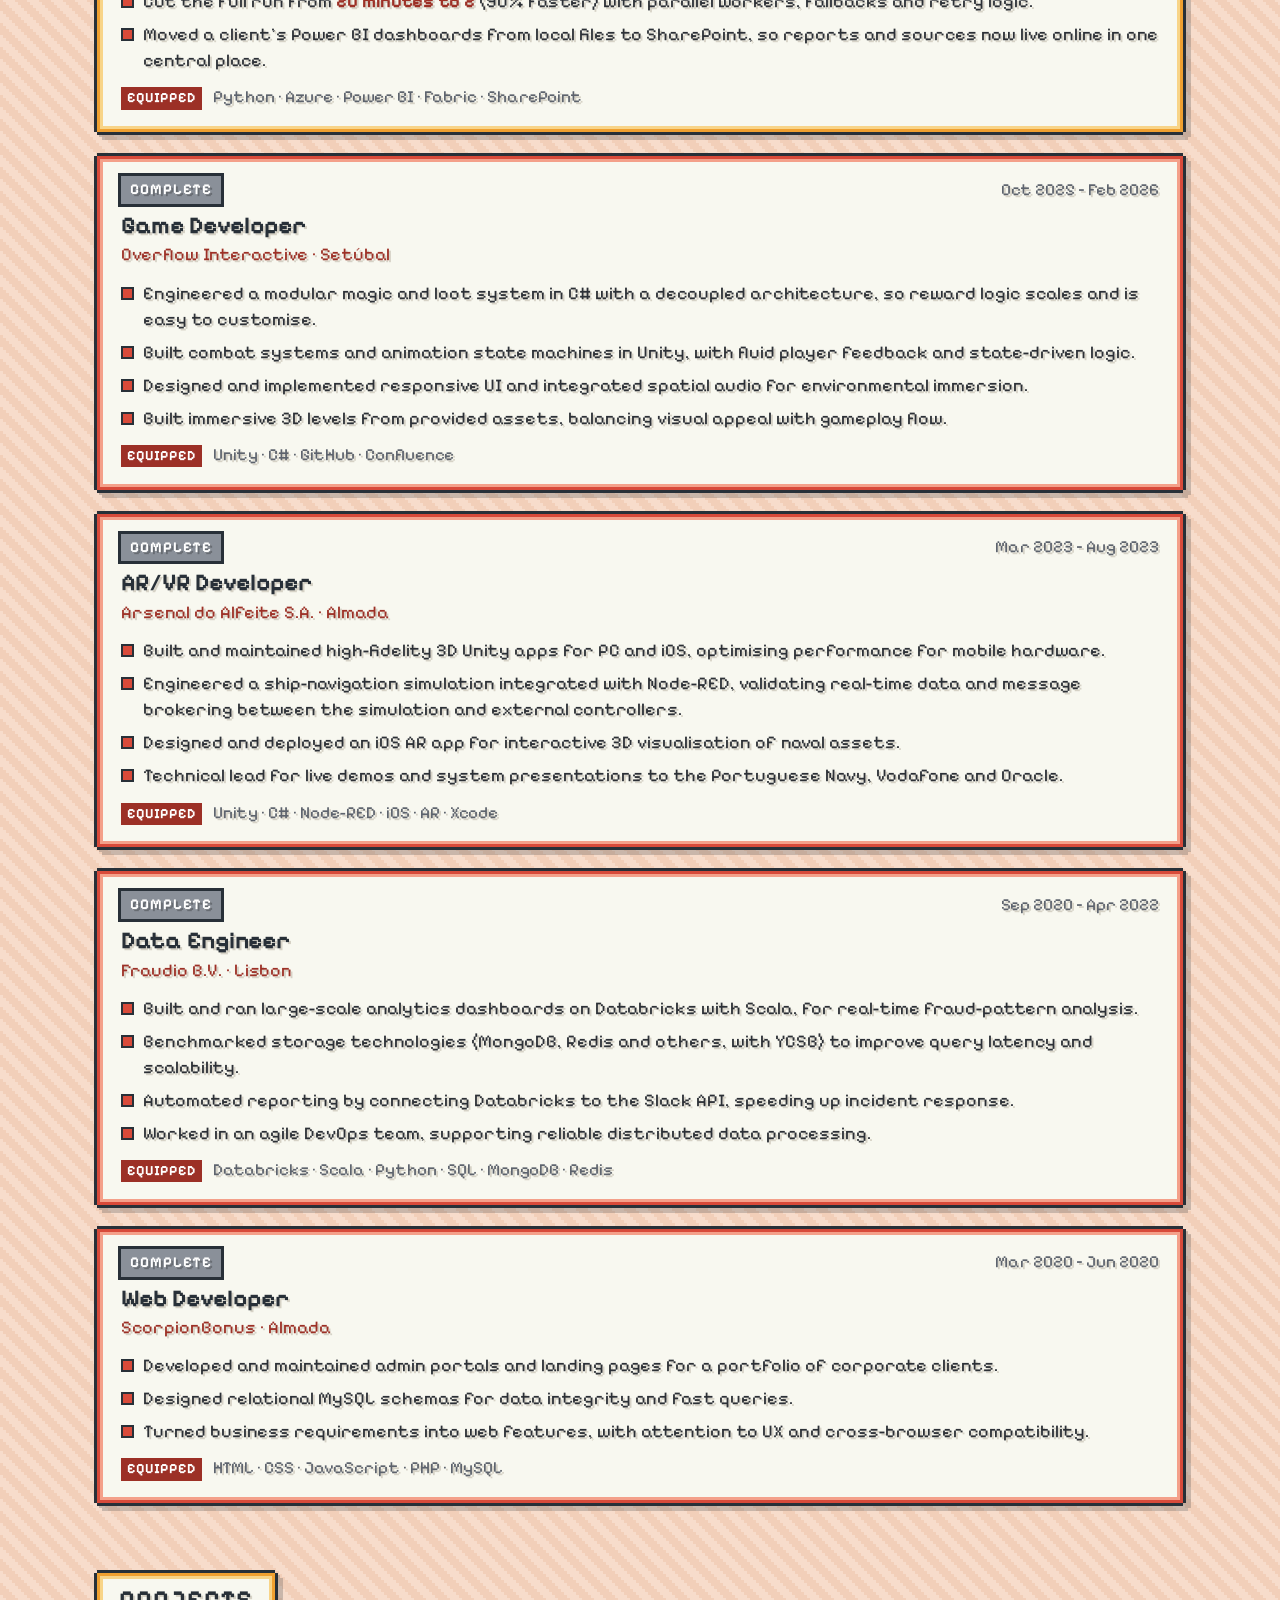
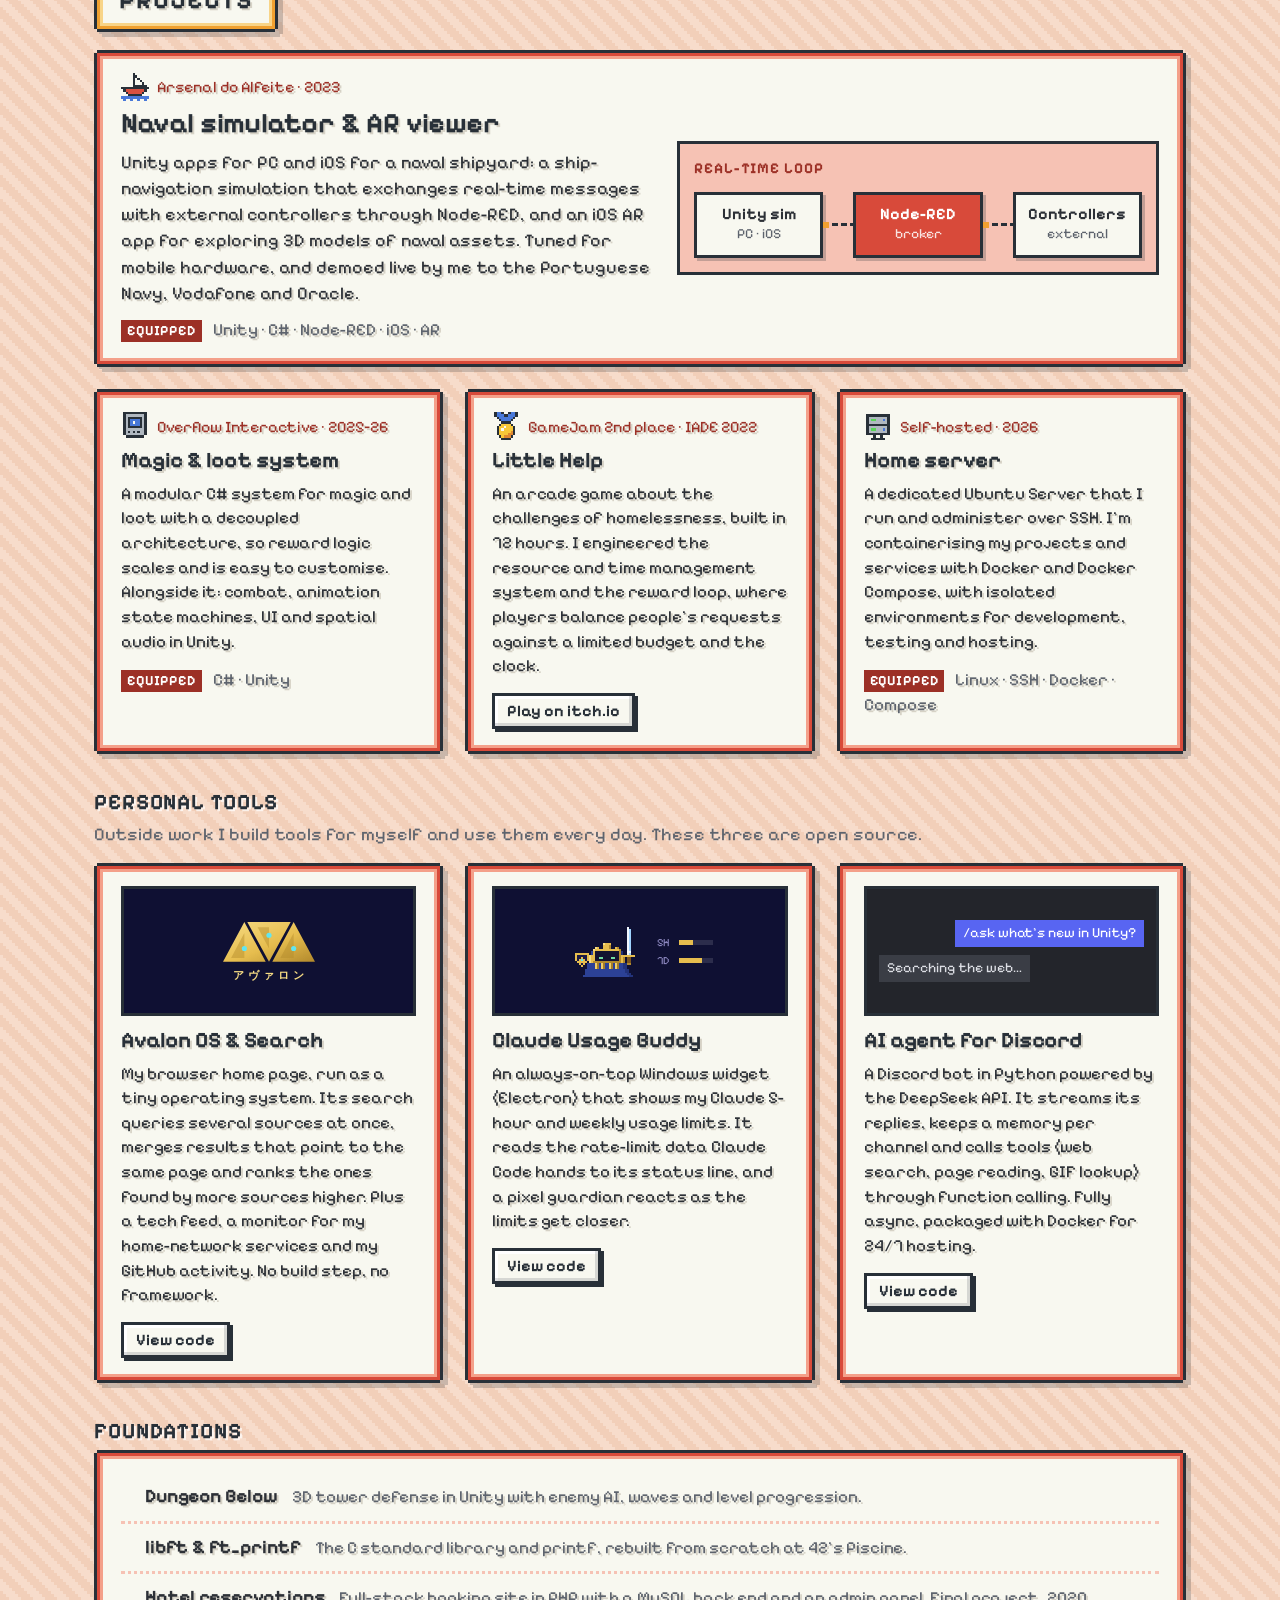
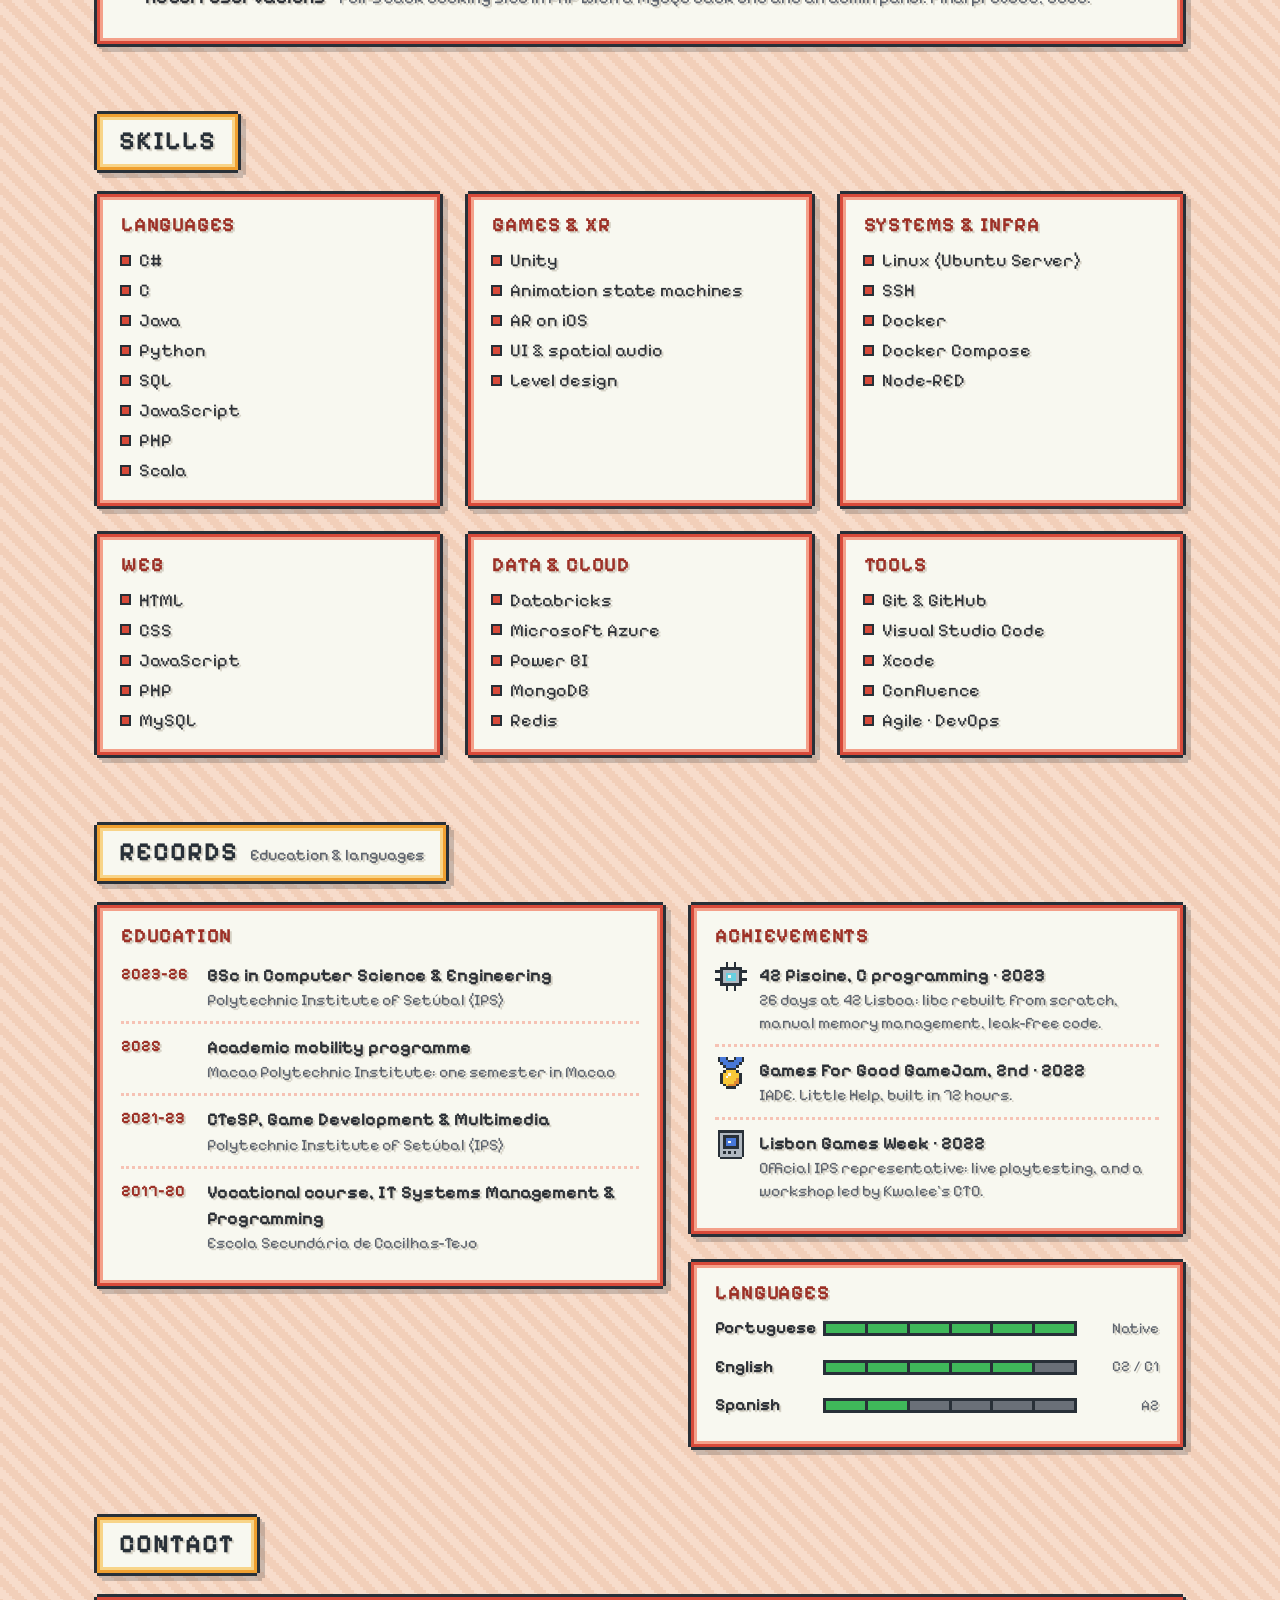
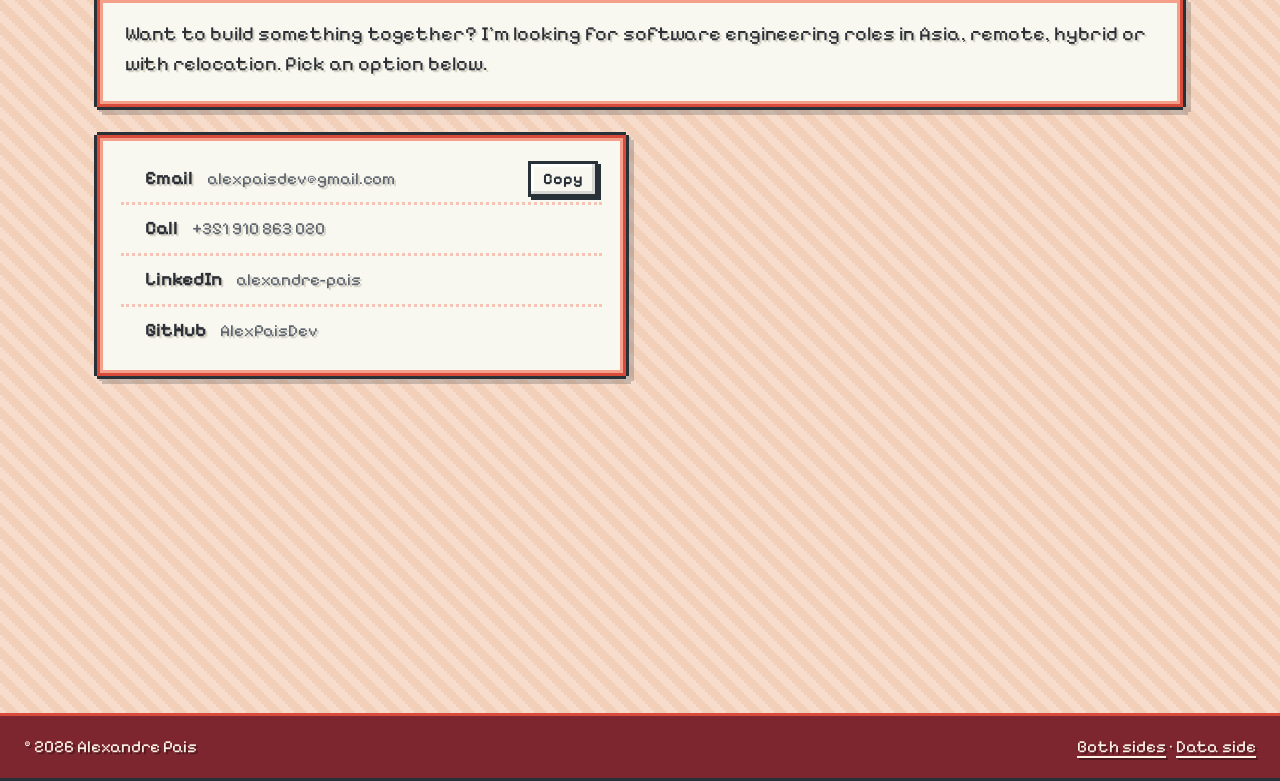
<file: software/index.html>
<!DOCTYPE html>
<!--
  SOFTWARE SIDE (red / land theme). Same structure and classes as data/index.html.
  English text lives here; Portuguese lives in assets/js/i18n/ (keys = data-i18n attributes).
-->
<html lang="en" data-side="soft">
<head>
  <meta charset="UTF-8">
  <meta name="viewport" content="width=device-width, initial-scale=1">
  <title>Alexandre Pais · Software Engineer</title>
  <meta name="description" content="Alexandre Pais, software engineer in Lisbon: C# and Unity systems, real-time simulations with Node-RED, AR apps for iOS, low-level C and self-hosted infrastructure. Open to roles in Asia.">
  <meta name="author" content="Alexandre Pais">
  <meta name="theme-color" content="#2c3e6e">
  <link rel="canonical" href="https://alexpaisdev.github.io/software/">
  <meta property="og:type" content="profile">
  <meta property="og:url" content="https://alexpaisdev.github.io/software/">
  <meta property="og:title" content="Alexandre Pais · Software Engineer">
  <meta property="og:description" content="C# and Unity systems, real-time simulations, AR for iOS, low-level C. Based in Lisbon, open to roles in Asia.">
  <meta property="og:image" content="https://alexpaisdev.github.io/assets/img/og-image.png">
  <meta property="og:image:width" content="1200">
  <meta property="og:image:height" content="630">
  <meta name="twitter:card" content="summary_large_image">
  <link rel="icon" href="../assets/img/favicon.svg" type="image/svg+xml">
  <link rel="apple-touch-icon" href="../assets/img/apple-touch-icon.png">
  <link rel="preconnect" href="https://fonts.googleapis.com">
  <link rel="preconnect" href="https://fonts.gstatic.com" crossorigin>
  <link href="https://fonts.googleapis.com/css2?family=Pixelify+Sans:wght@400;500;600;700&display=swap" rel="stylesheet">
  <link rel="stylesheet" href="../assets/css/pixel.css">
  <script>document.documentElement.classList.add('js');</script>
  <script type="application/ld+json">
  {
    "@context": "https://schema.org",
    "@type": "Person",
    "name": "Alexandre Pais",
    "url": "https://alexpaisdev.github.io/software/",
    "jobTitle": "Software Engineer",
    "address": { "@type": "PostalAddress", "addressLocality": "Lisbon", "addressCountry": "PT" },
    "alumniOf": [{ "@type": "CollegeOrUniversity", "name": "Polytechnic Institute of Setúbal" }, { "@type": "CollegeOrUniversity", "name": "Macao Polytechnic Institute" }],
    "knowsAbout": ["C#", "Unity", "C", "Java", "AR/VR", "Node-RED", "Docker", "Linux"],
    "sameAs": ["https://www.linkedin.com/in/alexandre-pais-6740a91b2/", "https://github.com/AlexPaisDev"]
  }
  </script>
</head>

<body>
  <a class="skip" href="#top" data-i18n="skip">Skip to content</a>

  <!-- ============ TOP BAR ============ -->
  <header class="bar">
    <div class="bar-row">
      <a class="logo" href="#top">Alexandre Pais</a>
      <nav class="menu-h" aria-label="Main" data-spy>
        <a href="#about" data-i18n="nav.about">About</a>
        <a href="#quests" data-i18n="nav.exp">Experience</a>
        <a href="#projects" data-i18n="nav.proj">Projects</a>
        <a href="#skills" data-i18n="nav.skills">Skills</a>
        <a href="#contact" data-i18n="nav.contact">Contact</a>
      </nav>
      <div class="bar-tools">
        <div class="lang" role="group" aria-label="Language">
          <button type="button" data-lang="en" aria-pressed="true">EN</button>
          <button type="button" data-lang="pt" aria-pressed="false">PT</button>
        </div>
        <a class="pbtn pbtn-sm pbtn-ghost hide-sm" href="../data/"><span data-i18n="switch">Data side</span></a>
        <a class="pbtn pbtn-sm hide-sm" href="../Alexandre_Pais_CV_EN.pdf" data-cv data-en="../Alexandre_Pais_CV_EN.pdf" data-pt="../Alexandre_Pais_CV_PT.pdf" download><span class="px-ic" data-px="disk"></span><span data-i18n="save">Save CV</span></a>
        <button class="pbtn pbtn-sm show-sm" type="button" data-menu-toggle aria-controls="startmenu" aria-expanded="false" data-i18n="menu">Menu</button>
      </div>
    </div>
    <!-- start menu (small screens) -->
    <nav class="win startmenu" id="startmenu" aria-label="Menu" data-i18n-attr="aria-label:menu">
      <ul class="menu-list">
        <li><a href="#about" data-i18n="nav.about">About</a></li>
        <li><a href="#quests" data-i18n="nav.exp">Experience</a></li>
        <li><a href="#projects" data-i18n="nav.proj">Projects</a></li>
        <li><a href="#skills" data-i18n="nav.skills">Skills</a></li>
        <li><a href="#records" data-i18n="nav.records">Records</a></li>
        <li><a href="#contact" data-i18n="nav.contact">Contact</a></li>
        <li><a href="../Alexandre_Pais_CV_EN.pdf" data-cv data-en="../Alexandre_Pais_CV_EN.pdf" data-pt="../Alexandre_Pais_CV_PT.pdf" download><span data-i18n="save">Save CV</span></a></li>
        <li><a href="../data/" data-i18n="switch">Data side</a></li>
      </ul>
    </nav>
  </header>

  <main class="wrap" id="main">
    <!-- ============ HERO ============ -->
    <section class="hero" id="top">
      <div class="hero-copy">
        <p class="eyebrow" data-i18n="hero.role">Software Engineer · Game Dev · AR/VR</p>
        <h1 class="title">Alexandre<br>Pais</h1>
        <div class="win dialog" data-type>
          <p data-type-text data-i18n="hero.dialog">Hi! I'm Alexandre, a software engineer from Lisbon. I build software that holds up under real use: modular C# and Unity systems, real-time simulations wired to live data, and cross-platform apps for PC and iOS.</p>
          <span class="next" aria-hidden="true"></span>
        </div>
        <div class="actions">
          <a class="pbtn pbtn-main" href="#contact"><span class="cur" aria-hidden="true"></span><span data-i18n="hero.cta">Talk to me</span></a>
          <a class="pbtn" href="../Alexandre_Pais_CV_EN.pdf" data-cv data-en="../Alexandre_Pais_CV_EN.pdf" data-pt="../Alexandre_Pais_CV_PT.pdf" download><span class="px-ic" data-px="disk"></span><span data-i18n="save">Save CV</span></a>
          <a class="pbtn pbtn-ghost" href="https://github.com/AlexPaisDev" target="_blank" rel="noopener">GitHub</a>
          <a class="pbtn pbtn-ghost" href="https://www.linkedin.com/in/alexandre-pais-6740a91b2/" target="_blank" rel="noopener">LinkedIn</a>
        </div>
      </div>

      <div class="win idcard">
        <p class="win-label" data-i18n="id.title">ID card</p>
        <div class="id-body">
          <div class="portrait"><span class="px-ic" data-px="monitor"></span></div>
          <dl class="id-fields">
            <div><dt data-i18n="id.name">Name</dt><dd>Alexandre Pais</dd></div>
            <div><dt data-i18n="id.class">Class</dt><dd data-i18n="id.classV">Software Engineer</dd></div>
            <div><dt data-i18n="id.base">Base</dt><dd data-i18n="id.baseV">Lisbon, Portugal</dd></div>
            <div><dt data-i18n="id.now">Now</dt><dd data-i18n="id.nowV">Consultant at Noesis</dd></div>
            <div><dt data-i18n="id.speaks">Speaks</dt><dd>PT · EN · ES</dd></div>
          </dl>
        </div>
        <p class="id-status"><span class="led" aria-hidden="true"></span><span data-i18n="id.status">Open to software roles in Asia: remote, hybrid or relocation</span></p>
        <div class="id-badges">
          <p class="win-label" data-i18n="id.ach">Achievements</p>
          <ul>
            <li><span class="px-ic" data-px="medal"></span><span data-i18n="id.a1">GameJam, 2nd place</span></li>
            <li><span class="px-ic" data-px="chip"></span><span data-i18n="id.a2">42 Piscine</span></li>
            <li><span class="px-ic" data-px="cart"></span><span data-i18n="id.a3">Lisbon Games Week</span></li>
            <li><span class="px-ic" data-px="book"></span><span data-i18n="id.a4">BSc, 2026</span></li>
          </ul>
        </div>
      </div>
    </section>
    <div class="scene" aria-hidden="true"></div>

    <!-- ============ ABOUT ============ -->
    <section class="sec" id="about">
      <h2 class="sec-tab"><span data-i18n="about.tab">About</span></h2>
      <div class="win prose reveal">
        <p data-i18n="about.p1">I'm a software engineer who has shipped across games, XR, the web and data. At Arsenal do Alfeite I built Unity apps for PC and iOS, including a ship-navigation simulation wired to Node-RED and an AR viewer for naval assets, and led the demos for the Portuguese Navy, Vodafone and Oracle. At Overflow Interactive I engineered a modular magic and loot system in C#, along with combat, animation state machines, UI and spatial audio.</p>
        <p data-i18n="about.p2">I like the low-level side as much as the visible one. I rebuilt parts of the C standard library at 42 Lisboa's Piscine, run my own Ubuntu home server with Docker, and spent almost two years as a data engineer at Fraudio. Today I'm a consultant at Noesis, writing Python automation for client projects.</p>
        <p data-i18n="about.p3">I completed my BSc in Computer Science &amp; Engineering in 2026, including a semester at Macao Polytechnic Institute. Next, I'm looking for a software engineering role in Asia: remote, hybrid, or with relocation.</p>
      </div>
    </section>

    <!-- ============ QUEST LOG (experience) ============ -->
    <section class="sec" id="quests">
      <h2 class="sec-tab"><span data-i18n="exp.tab">Quest log</span><small data-i18n="nav.exp">Experience</small></h2>

      <article class="win quest active reveal">
        <header class="q-head">
          <span class="q-state" data-i18n="q.active">Active</span>
          <span class="q-when" data-i18n="exp1.when">Jul 2026 – Now</span>
        </header>
        <h3 data-i18n="exp1.role">Data Analytics &amp; AI Consultant</h3>
        <p class="q-org">Noesis · <span data-i18n="exp1.where">Lisbon · client projects</span></p>
        <p class="q-intro" data-i18n="exp1.intro">Reporting, analytics and automation for client projects, working alongside a Senior Consultant.</p>
        <ul class="q-list">
          <li data-i18n="exp1.b1">Built a Python scraper that collects every medicine code and its run-out date from the Infarmed website and loads them into a database automatically.</li>
          <li data-i18n="exp1.b2">Cut the full run from <b>20 minutes to 2</b> (90% faster) with parallel workers, fallbacks and retry logic.</li>
          <li data-i18n="exp1.b3">Moved a client's Power BI dashboards from local files to SharePoint, so reports and sources now live online in one central place.</li>
        </ul>
        <p class="q-gear"><span data-i18n="gear">Equipped</span> Python · Azure · Power BI · Fabric · SharePoint</p>
      </article>

      <article class="win quest reveal">
        <header class="q-head">
          <span class="q-state done" data-i18n="q.done">Complete</span>
          <span class="q-when" data-i18n="exp2.when">Oct 2025 – Feb 2026</span>
        </header>
        <h3>Game Developer</h3>
        <p class="q-org">Overflow Interactive · Setúbal</p>
        <ul class="q-list">
          <li data-i18n="exp2.b1">Engineered a modular magic and loot system in C# with a decoupled architecture, so reward logic scales and is easy to customise.</li>
          <li data-i18n="exp2.b2">Built combat systems and animation state machines in Unity, with fluid player feedback and state-driven logic.</li>
          <li data-i18n="exp2.b3">Designed and implemented responsive UI and integrated spatial audio for environmental immersion.</li>
          <li data-i18n="exp2.b4">Built immersive 3D levels from provided assets, balancing visual appeal with gameplay flow.</li>
        </ul>
        <p class="q-gear"><span data-i18n="gear">Equipped</span> Unity · C# · GitHub · Confluence</p>
      </article>

      <article class="win quest reveal">
        <header class="q-head">
          <span class="q-state done" data-i18n="q.done">Complete</span>
          <span class="q-when" data-i18n="exp3.when">Mar 2023 – Aug 2023</span>
        </header>
        <h3 data-i18n="exp3.role">AR/VR Developer</h3>
        <p class="q-org">Arsenal do Alfeite S.A. · Almada</p>
        <ul class="q-list">
          <li data-i18n="exp3.b1">Built and maintained high-fidelity 3D Unity apps for PC and iOS, optimising performance for mobile hardware.</li>
          <li data-i18n="exp3.b2">Engineered a ship-navigation simulation integrated with Node-RED, validating real-time data and message brokering between the simulation and external controllers.</li>
          <li data-i18n="exp3.b3">Designed and deployed an iOS AR app for interactive 3D visualisation of naval assets.</li>
          <li data-i18n="exp3.b4">Technical lead for live demos and system presentations to the Portuguese Navy, Vodafone and Oracle.</li>
        </ul>
        <p class="q-gear"><span data-i18n="gear">Equipped</span> Unity · C# · Node-RED · iOS · AR · Xcode</p>
      </article>

      <article class="win quest reveal">
        <header class="q-head">
          <span class="q-state done" data-i18n="q.done">Complete</span>
          <span class="q-when" data-i18n="exp4.when">Sep 2020 – Apr 2022</span>
        </header>
        <h3>Data Engineer</h3>
        <p class="q-org">Fraudio B.V. · <span data-i18n="exp4.where">Lisbon</span></p>
        <ul class="q-list">
          <li data-i18n="exp4.b1">Built and ran large-scale analytics dashboards on Databricks with Scala, for real-time fraud-pattern analysis.</li>
          <li data-i18n="exp4.b2">Benchmarked storage technologies (MongoDB, Redis and others, with YCSB) to improve query latency and scalability.</li>
          <li data-i18n="exp4.b3">Automated reporting by connecting Databricks to the Slack API, speeding up incident response.</li>
          <li data-i18n="exp4.b4">Worked in an agile DevOps team, supporting reliable distributed data processing.</li>
        </ul>
        <p class="q-gear"><span data-i18n="gear">Equipped</span> Databricks · Scala · Python · SQL · MongoDB · Redis</p>
      </article>

      <article class="win quest reveal">
        <header class="q-head">
          <span class="q-state done" data-i18n="q.done">Complete</span>
          <span class="q-when" data-i18n="exp5.when">Mar 2020 – Jun 2020</span>
        </header>
        <h3>Web Developer</h3>
        <p class="q-org">ScorpionBonus · Almada</p>
        <ul class="q-list">
          <li data-i18n="exp5.b1">Developed and maintained admin portals and landing pages for a portfolio of corporate clients.</li>
          <li data-i18n="exp5.b2">Designed relational MySQL schemas for data integrity and fast queries.</li>
          <li data-i18n="exp5.b3">Turned business requirements into web features, with attention to UX and cross-browser compatibility.</li>
        </ul>
        <p class="q-gear"><span data-i18n="gear">Equipped</span> HTML · CSS · JavaScript · PHP · MySQL</p>
      </article>
    </section>

    <!-- ============ PROJECTS ============ -->
    <section class="sec" id="projects">
      <h2 class="sec-tab"><span data-i18n="nav.proj">Projects</span></h2>

      <article class="win feature reveal">
        <div class="f-copy">
          <p class="p-tag"><span class="px-ic" data-px="ship"></span>Arsenal do Alfeite · 2023</p>
          <h3 data-i18n="p1.title">Naval simulator &amp; AR viewer</h3>
          <p data-i18n="p1.desc">Unity apps for PC and iOS for a naval shipyard: a ship-navigation simulation that exchanges real-time messages with external controllers through Node-RED, and an iOS AR app for exploring 3D models of naval assets. Tuned for mobile hardware, and demoed live by me to the Portuguese Navy, Vodafone and Oracle.</p>
          <p class="q-gear"><span data-i18n="gear">Equipped</span> Unity · C# · Node-RED · iOS · AR</p>
        </div>
        <figure class="loop" aria-label="A Unity simulation exchanges real-time messages with external controllers through a Node-RED broker" data-i18n-attr="aria-label:p1.flowAria">
          <figcaption data-i18n="p1.flow">Real-time loop</figcaption>
          <div class="loop-row">
            <span class="node"><b data-i18n="p1.n1">Unity sim</b><small>PC · iOS</small></span>
            <span class="wire" aria-hidden="true"><i></i><i></i></span>
            <span class="node node-hot"><b>Node-RED</b><small>broker</small></span>
            <span class="wire" aria-hidden="true"><i></i><i></i></span>
            <span class="node"><b data-i18n="p1.n3">Controllers</b><small data-i18n="p1.n3s">external</small></span>
          </div>
        </figure>
      </article>

      <div class="items">
        <article class="win item reveal">
          <p class="p-tag"><span class="px-ic" data-px="cart"></span>Overflow Interactive · 2025–26</p>
          <h3 data-i18n="p2.title">Magic &amp; loot system</h3>
          <p data-i18n="p2.desc">A modular C# system for magic and loot with a decoupled architecture, so reward logic scales and is easy to customise. Alongside it: combat, animation state machines, UI and spatial audio in Unity.</p>
          <p class="q-gear"><span data-i18n="gear">Equipped</span> C# · Unity</p>
        </article>
        <article class="win item reveal">
          <p class="p-tag"><span class="px-ic" data-px="medal"></span><span data-i18n="p3.tag">GameJam 2nd place · IADE 2022</span></p>
          <h3>Little Help</h3>
          <p data-i18n="p3.desc">An arcade game about the challenges of homelessness, built in 72 hours. I engineered the resource and time management system and the reward loop, where players balance people's requests against a limited budget and the clock.</p>
          <a class="pbtn pbtn-sm" href="https://lodyny.itch.io/little.help" target="_blank" rel="noopener"><span data-i18n="play">Play on itch.io</span></a>
        </article>
        <article class="win item reveal">
          <p class="p-tag"><span class="px-ic" data-px="server"></span><span data-i18n="p4.tag">Self-hosted · 2026</span></p>
          <h3 data-i18n="p4.title">Home server</h3>
          <p data-i18n="p4.desc">A dedicated Ubuntu Server that I run and administer over SSH. I'm containerising my projects and services with Docker and Docker Compose, with isolated environments for development, testing and hosting.</p>
          <p class="q-gear"><span data-i18n="gear">Equipped</span> Linux · SSH · Docker · Compose</p>
        </article>
      </div>

      <h3 class="sub-tab" data-i18n="tools.title">Personal tools</h3>
      <p class="sub-intro" data-i18n="tools.intro">Outside work I build tools for myself and use them every day. These three are open source.</p>
      <div class="items">
        <article class="win item reveal">
          <div class="thumb thumb-avalon" aria-hidden="true">
            <svg viewBox="0 0 250 108"><defs><linearGradient id="av-g" x1="0" y1="0" x2="1" y2="1"><stop offset="0" stop-color="#f7dc84" /><stop offset=".55" stop-color="#e6bd4e" /><stop offset="1" stop-color="#b2892c" /></linearGradient></defs><path fill="url(#av-g)" d="M0 108 58 0l58 108zM66 0h118l-59 108zM134 108 192 0l58 108z" /><path fill="#b2892c" opacity=".45" d="M58 30 22 98h36zM125 72 94 14h31zM192 30 156 98h36z" /><g fill="#62e6f0"><circle cx="58" cy="72" r="7" /><circle cx="125" cy="36" r="7" /><circle cx="192" cy="72" r="7" /></g></svg>
            <span lang="ja">アヴァロン</span>
          </div>
          <h3>Avalon OS &amp; Search</h3>
          <p data-i18n="t1.desc">My browser home page, run as a tiny operating system. Its search queries several sources at once, merges results that point to the same page and ranks the ones found by more sources higher. Plus a tech feed, a monitor for my home-network services and my GitHub activity. No build step, no framework.</p>
          <a class="pbtn pbtn-sm" href="https://github.com/AlexPaisDev/CustomHomePage" target="_blank" rel="noopener"><span data-i18n="code">View code</span></a>
        </article>
        <article class="win item reveal">
          <div class="thumb thumb-buddy" aria-hidden="true">
            <canvas class="guardian" width="40" height="30" title="Click me"></canvas>
            <span class="meters"><span><em>5H</em><i style="--w:42%"></i></span><span><em>7D</em><i style="--w:68%"></i></span></span>
          </div>
          <h3>Claude Usage Buddy</h3>
          <p data-i18n="t2.desc">An always-on-top Windows widget (Electron) that shows my Claude 5-hour and weekly usage limits. It reads the rate-limit data Claude Code hands to its status line, and a pixel guardian reacts as the limits get closer.</p>
          <a class="pbtn pbtn-sm" href="https://github.com/AlexPaisDev/claude-usage-buddy" target="_blank" rel="noopener"><span data-i18n="code">View code</span></a>
        </article>
        <article class="win item reveal">
          <div class="thumb thumb-bot" aria-hidden="true">
            <span class="q">/ask what's new in Unity?</span>
            <span class="a">Searching the web…</span>
          </div>
          <h3 data-i18n="t3.title">AI agent for Discord</h3>
          <p data-i18n="t3.desc">A Discord bot in Python powered by the DeepSeek API. It streams its replies, keeps a memory per channel and calls tools (web search, page reading, GIF lookup) through function calling. Fully async, packaged with Docker for 24/7 hosting.</p>
          <a class="pbtn pbtn-sm" href="https://github.com/AlexPaisDev/deepseek-discord-bot" target="_blank" rel="noopener"><span data-i18n="code">View code</span></a>
        </article>
      </div>

      <h3 class="sub-tab" data-i18n="found.title">Foundations</h3>
      <div class="win reveal">
        <ul class="menu-list">
          <li><a href="https://github.com/AlexPaisDev/Dungeon_Below" target="_blank" rel="noopener"><b>Dungeon Below</b><span data-i18n="arc1">3D tower defense in Unity with enemy AI, waves and level progression.</span></a></li>
          <li><a href="https://github.com/AlexPaisDev/libft" target="_blank" rel="noopener"><b>libft &amp; ft_printf</b><span data-i18n="arc2">The C standard library and printf, rebuilt from scratch at 42's Piscine.</span></a></li>
          <li><a href="https://github.com/AlexPaisDev/HotelReservationWebSite" target="_blank" rel="noopener"><b data-i18n="arc3.t">Hotel reservations</b><span data-i18n="arc3">Full-stack booking site in PHP with a MySQL back end and an admin panel. Final project, 2020.</span></a></li>
        </ul>
      </div>
    </section>

    <!-- ============ SKILLS ============ -->
    <section class="sec" id="skills">
      <h2 class="sec-tab"><span data-i18n="nav.skills">Skills</span></h2>
      <div class="bag">
        <div class="win reveal"><h3 data-i18n="sk1">Languages</h3><ul class="pix-list"><li>C#</li><li>C</li><li>Java</li><li>Python</li><li>SQL</li><li>JavaScript</li><li>PHP</li><li>Scala</li></ul></div>
        <div class="win reveal"><h3 data-i18n="sk2">Games &amp; XR</h3><ul class="pix-list"><li>Unity</li><li data-i18n="sk2a">Animation state machines</li><li data-i18n="sk2b">AR on iOS</li><li data-i18n="sk2c">UI &amp; spatial audio</li><li>Level design</li></ul></div>
        <div class="win reveal"><h3 data-i18n="sk3">Systems &amp; infra</h3><ul class="pix-list"><li>Linux (Ubuntu Server)</li><li>SSH</li><li>Docker</li><li>Docker Compose</li><li>Node-RED</li></ul></div>
        <div class="win reveal"><h3>Web</h3><ul class="pix-list"><li>HTML</li><li>CSS</li><li>JavaScript</li><li>PHP</li><li>MySQL</li></ul></div>
        <div class="win reveal"><h3 data-i18n="sk5">Data &amp; cloud</h3><ul class="pix-list"><li>Databricks</li><li>Microsoft Azure</li><li>Power BI</li><li>MongoDB</li><li>Redis</li></ul></div>
        <div class="win reveal"><h3 data-i18n="sk6">Tools</h3><ul class="pix-list"><li>Git &amp; GitHub</li><li>Visual Studio Code</li><li>Xcode</li><li>Confluence</li><li>Agile · DevOps</li></ul></div>
      </div>
    </section>

    <!-- ============ RECORDS (education & languages) ============ -->
    <section class="sec" id="records">
      <h2 class="sec-tab"><span data-i18n="rec.tab">Records</span><small data-i18n="rec.sub">Education &amp; languages</small></h2>
      <div class="rec-grid">
        <div class="win reveal">
          <h3 data-i18n="rec.edu">Education</h3>
          <ul class="rec-list">
            <li><span class="yr">2023–26</span><div><b data-i18n="edu1.t">BSc in Computer Science &amp; Engineering</b><span data-i18n="edu1.s">Polytechnic Institute of Setúbal (IPS)</span></div></li>
            <li><span class="yr">2025</span><div><b data-i18n="edu2.t">Academic mobility programme</b><span data-i18n="edu2.s">Macao Polytechnic Institute: one semester in Macao</span></div></li>
            <li><span class="yr">2021–23</span><div><b data-i18n="edu3.t">CTeSP, Game Development &amp; Multimedia</b><span data-i18n="edu1.s">Polytechnic Institute of Setúbal (IPS)</span></div></li>
            <li><span class="yr">2017–20</span><div><b data-i18n="edu4.t">Vocational course, IT Systems Management &amp; Programming</b><span>Escola Secundária de Cacilhas-Tejo</span></div></li>
          </ul>
        </div>
        <div class="rec-side">
          <div class="win reveal">
            <h3 data-i18n="id.ach">Achievements</h3>
            <ul class="rec-list">
              <li><span class="px-ic" data-px="chip"></span><div><b data-i18n="aw1.t">42 Piscine, C programming · 2023</b><span data-i18n="aw1.s">26 days at 42 Lisboa: libc rebuilt from scratch, manual memory management, leak-free code.</span></div></li>
              <li><span class="px-ic" data-px="medal"></span><div><b data-i18n="aw2.t">Games For Good GameJam, 2nd · 2022</b><span data-i18n="aw2.s">IADE. Little Help, built in 72 hours.</span></div></li>
              <li><span class="px-ic" data-px="cart"></span><div><b data-i18n="aw3.t">Lisbon Games Week · 2022</b><span data-i18n="aw3.s">Official IPS representative: live playtesting, and a workshop led by Kwalee's CTO.</span></div></li>
            </ul>
          </div>
          <div class="win reveal">
            <h3 data-i18n="lang.title">Languages</h3>
            <div class="lvl"><b data-i18n="lang.pt">Portuguese</b><span class="seg l6" aria-hidden="true"><i></i><i></i><i></i><i></i><i></i><i></i></span><em data-i18n="lang.native">Native</em></div>
            <div class="lvl"><b data-i18n="lang.en">English</b><span class="seg l5" aria-hidden="true"><i></i><i></i><i></i><i></i><i></i><i></i></span><em>C2 / C1</em></div>
            <div class="lvl"><b data-i18n="lang.es">Spanish</b><span class="seg l2" aria-hidden="true"><i></i><i></i><i></i><i></i><i></i><i></i></span><em>A2</em></div>
          </div>
        </div>
      </div>
    </section>

    <!-- ============ CONTACT ============ -->
    <section class="sec" id="contact">
      <h2 class="sec-tab"><span data-i18n="nav.contact">Contact</span></h2>
      <div class="win dialog dialog-static reveal">
        <p data-i18n="contact.lede">Want to build something together? I'm looking for software engineering roles in Asia, remote, hybrid or with relocation. Pick an option below.</p>
      </div>
      <div class="contact-grid">
        <div class="win reveal">
          <ul class="menu-list contact-menu">
            <li><a href="mailto:alexpaisdev@gmail.com"><b>Email</b><span>alexpaisdev@gmail.com</span></a><button class="pbtn pbtn-sm copy" type="button" data-copy="alexpaisdev@gmail.com" aria-label="Copy email address" data-i18n-attr="aria-label:contact.copyAria"><span data-copy-label data-i18n="contact.copy">Copy</span></button></li>
            <li><a href="tel:+351910863020"><b data-i18n="contact.call">Call</b><span>+351 910 863 020</span></a></li>
            <li><a href="https://www.linkedin.com/in/alexandre-pais-6740a91b2/" target="_blank" rel="noopener"><b>LinkedIn</b><span>alexandre-pais</span></a></li>
            <li><a href="https://github.com/AlexPaisDev" target="_blank" rel="noopener"><b>GitHub</b><span>AlexPaisDev</span></a></li>
          </ul>
        </div>
        <form class="win form reveal" id="contact-form" action="https://formspree.io/f/mwvrvdog" method="POST">
          <h3 data-i18n="form.title">Leave a message</h3>
          <label class="field"><span data-i18n="form.name">Name</span><input type="text" name="name" autocomplete="name" required></label>
          <label class="field"><span>Email</span><input type="email" name="email" autocomplete="email" required></label>
          <label class="field"><span data-i18n="form.msg">Message</span><textarea name="message" rows="4" required></textarea></label>
          <input type="hidden" name="profile" value="software">
          <input type="text" name="_gotcha" class="hp" tabindex="-1" autocomplete="off" aria-hidden="true">
          <button class="pbtn pbtn-main" type="submit"><span class="cur" aria-hidden="true"></span><span data-i18n="form.send">Send</span></button>
          <p class="form-status" id="form-status" role="status" aria-live="polite"></p>
        </form>
      </div>
    </section>
  </main>

  <footer class="bar foot">
    <div class="bar-row">
      <p>© <span id="year">2026</span> Alexandre Pais</p>
      <p><a href="../" data-i18n="foot.both">Both sides</a> · <a href="../data/" data-i18n="foot.other">Data side</a></p>
    </div>
  </footer>

  <script src="../assets/js/i18n/pt-common.js" defer></script>
  <script src="../assets/js/i18n/pt-software.js" defer></script>
  <script src="../assets/js/site.js" defer></script>
</body>
</html>
</file>
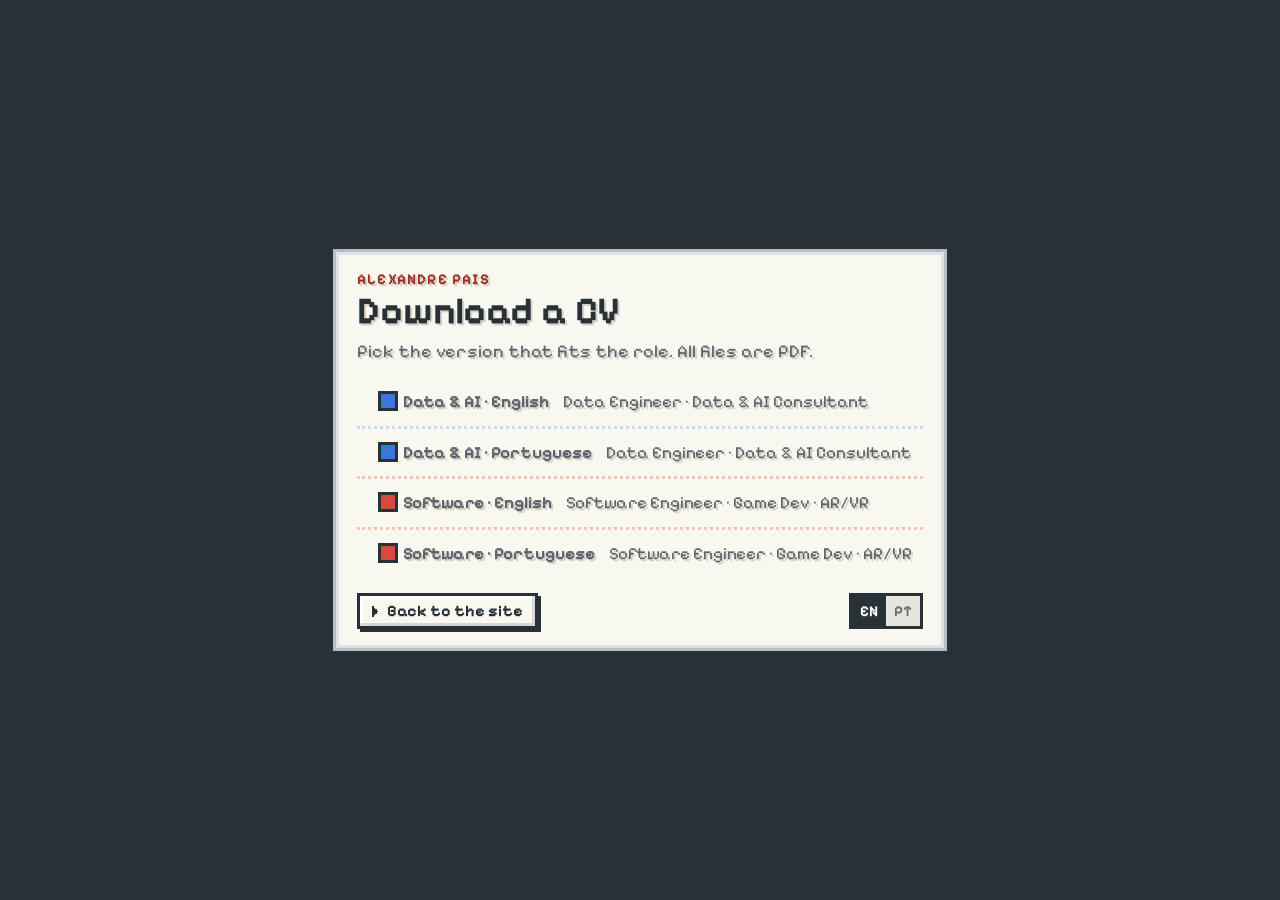
<file: download.html>
<!DOCTYPE html>
<!--
  CV DOWNLOAD PAGE. Lists every CV PDF in the repository root.
  The PDFs are built by tools/cv/build_cvs.py (see README). To add a CV, add one <li> below.
-->
<html lang="en">
<head>
  <meta charset="UTF-8">
  <meta name="viewport" content="width=device-width, initial-scale=1">
  <title>Alexandre Pais · CV</title>
  <meta name="description" content="Download Alexandre Pais's CV: Data & AI or Software Engineering, in English or Portuguese.">
  <meta name="theme-color" content="#283038">
  <link rel="canonical" href="https://alexpaisdev.github.io/download.html">
  <meta property="og:title" content="Alexandre Pais · CV">
  <meta property="og:image" content="https://alexpaisdev.github.io/assets/img/og-image.png">
  <link rel="icon" href="assets/img/favicon.svg" type="image/svg+xml">
  <link rel="apple-touch-icon" href="assets/img/apple-touch-icon.png">
  <link rel="preconnect" href="https://fonts.googleapis.com">
  <link rel="preconnect" href="https://fonts.gstatic.com" crossorigin>
  <link href="https://fonts.googleapis.com/css2?family=Pixelify+Sans:wght@400;500;600;700&display=swap" rel="stylesheet">
  <link rel="stylesheet" href="assets/css/pixel.css">
  <style>
    /* page-specific layout; everything else comes from pixel.css */
    .dl { min-height: 100vh; display: grid; place-items: center; padding: 32px 16px; background: var(--ink); }
    .dl-card { width: min(620px, 100%); border-image-source: var(--frame-plain); }
    .dl-card h1 { font-size: clamp(28px, 5vw, 38px); color: var(--ink); }
    .dl-sub { margin: 4px 0 14px; color: var(--muted); }
    .dl-list li { gap: 0; }
    .dl-list a { gap: 2px 14px; }
    .dl-list .swatch { display: inline-block; width: 14px; height: 14px; margin-right: 8px; background: var(--c1); box-shadow: 0 0 0 3px var(--ink); vertical-align: -1px; }
    .dl-foot { display: flex; flex-wrap: wrap; gap: 12px; margin-top: 16px; }
    .dl .lang { border-color: var(--ink); background: #e6e6de; margin-left: auto; }
    .dl .lang button { color: var(--ink); }
    .dl .lang button[aria-pressed="true"] { background: var(--ink); color: #fff; }
  </style>
</head>
<body>
  <main class="dl">
    <div class="win dl-card">
      <p class="win-label">Alexandre Pais</p>
      <h1 data-i18n="dl.title">Download a CV</h1>
      <p class="dl-sub" data-i18n="dl.sub">Pick the version that fits the role. All files are PDF.</p>
      <ul class="menu-list dl-list">
        <li class="theme-data"><a href="Alexandre_Pais_CV_Data_EN.pdf" download><b><span class="swatch" aria-hidden="true"></span><span data-i18n="dl.dataEn">Data &amp; AI · English</span></b><span data-i18n="dl.dataRole">Data Engineer · Data &amp; AI Consultant</span></a></li>
        <li class="theme-data"><a href="Alexandre_Pais_CV_Data_PT.pdf" download><b><span class="swatch" aria-hidden="true"></span><span data-i18n="dl.dataPt">Data &amp; AI · Portuguese</span></b><span data-i18n="dl.dataRole">Data Engineer · Data &amp; AI Consultant</span></a></li>
        <li class="theme-soft"><a href="Alexandre_Pais_CV_EN.pdf" download><b><span class="swatch" aria-hidden="true"></span><span data-i18n="dl.softEn">Software · English</span></b><span data-i18n="dl.softRole">Software Engineer · Game Dev · AR/VR</span></a></li>
        <li class="theme-soft"><a href="Alexandre_Pais_CV_PT.pdf" download><b><span class="swatch" aria-hidden="true"></span><span data-i18n="dl.softPt">Software · Portuguese</span></b><span data-i18n="dl.softRole">Software Engineer · Game Dev · AR/VR</span></a></li>
      </ul>
      <div class="dl-foot">
        <a class="pbtn pbtn-sm" href="./"><span class="cur" aria-hidden="true"></span><span data-i18n="dl.back">Back to the site</span></a>
        <div class="lang" role="group" aria-label="Language">
          <button type="button" data-lang="en" aria-pressed="true">EN</button>
          <button type="button" data-lang="pt" aria-pressed="false">PT</button>
        </div>
      </div>
    </div>
  </main>

  <script>
    /* Portuguese strings for this page (same mechanism as the other pages, kept inline because they're few). */
    window.I18N_PT = {
      'meta.title': 'Alexandre Pais · CV',
      'dl.title': 'Descarregar um CV',
      'dl.sub': 'Escolhe a versão que encaixa na função. Ficheiros PDF.',
      'dl.dataEn': 'Dados &amp; IA · Inglês',
      'dl.dataPt': 'Dados &amp; IA · Português',
      'dl.dataRole': 'Data Engineer · Consultor de Dados &amp; IA',
      'dl.softEn': 'Software · Inglês',
      'dl.softPt': 'Software · Português',
      'dl.softRole': 'Engenheiro de Software · Game Dev · AR/VR',
      'dl.back': 'Voltar ao site',
    };
  </script>
  <script src="assets/js/site.js" defer></script>
</body>
</html>
</file>
<file: assets/css/pixel.css>
/* GENERATED:START by tools/pixel_art.py. Do not edit this block by hand: change the
   colours/shapes in that script and run it. Window frames, background tiles, scenery
   strips and cursor shapes, as tiny inline SVGs. */
:root {
  --frame-ruby: url("data:image/svg+xml,%3Csvg xmlns='http://www.w3.org/2000/svg' width='7' height='7' viewBox='0 0 7 7' shape-rendering='crispEdges'%3E%3Cpath fill='%23283038' d='M1 0h5v1H1zM0 1h1v5H0zM6 1h1v5H6zM1 6h5v1H1z'/%3E%3Cpath fill='%23d84a3a' d='M1 1h5v5H1z'/%3E%3Cpath fill='%23f4a08a' d='M2 2h3v3H2z'/%3E%3Cpath fill='%23f8f8f0' d='M3 3h1v1H3z'/%3E%3C/svg%3E");
  --frame-ruby-alt: url("data:image/svg+xml,%3Csvg xmlns='http://www.w3.org/2000/svg' width='7' height='7' viewBox='0 0 7 7' shape-rendering='crispEdges'%3E%3Cpath fill='%23283038' d='M1 0h5v1H1zM0 1h1v5H0zM6 1h1v5H6zM1 6h5v1H1z'/%3E%3Cpath fill='%23f0a030' d='M1 1h5v5H1z'/%3E%3Cpath fill='%23f8d488' d='M2 2h3v3H2z'/%3E%3Cpath fill='%23f8f8f0' d='M3 3h1v1H3z'/%3E%3C/svg%3E");
  --frame-sapph: url("data:image/svg+xml,%3Csvg xmlns='http://www.w3.org/2000/svg' width='7' height='7' viewBox='0 0 7 7' shape-rendering='crispEdges'%3E%3Cpath fill='%23283038' d='M1 0h5v1H1zM0 1h1v5H0zM6 1h1v5H6zM1 6h5v1H1z'/%3E%3Cpath fill='%233a78d8' d='M1 1h5v5H1z'/%3E%3Cpath fill='%2398c0f4' d='M2 2h3v3H2z'/%3E%3Cpath fill='%23f8f8f0' d='M3 3h1v1H3z'/%3E%3C/svg%3E");
  --frame-sapph-alt: url("data:image/svg+xml,%3Csvg xmlns='http://www.w3.org/2000/svg' width='7' height='7' viewBox='0 0 7 7' shape-rendering='crispEdges'%3E%3Cpath fill='%23283038' d='M1 0h5v1H1zM0 1h1v5H0zM6 1h1v5H6zM1 6h5v1H1z'/%3E%3Cpath fill='%2338b8d8' d='M1 1h5v5H1z'/%3E%3Cpath fill='%23a8e4f0' d='M2 2h3v3H2z'/%3E%3Cpath fill='%23f8f8f0' d='M3 3h1v1H3z'/%3E%3C/svg%3E");
  --frame-plain: url("data:image/svg+xml,%3Csvg xmlns='http://www.w3.org/2000/svg' width='7' height='7' viewBox='0 0 7 7' shape-rendering='crispEdges'%3E%3Cpath fill='%23283038' d='M1 0h5v1H1zM0 1h1v5H0zM6 1h1v5H6zM1 6h5v1H1z'/%3E%3Cpath fill='%23b8bcc4' d='M1 1h5v5H1z'/%3E%3Cpath fill='%23e0e2e6' d='M2 2h3v3H2z'/%3E%3Cpath fill='%23f8f8f0' d='M3 3h1v1H3z'/%3E%3C/svg%3E");
  --tile-ruby: url("data:image/svg+xml,%3Csvg xmlns='http://www.w3.org/2000/svg' width='8' height='8' viewBox='0 0 8 8' shape-rendering='crispEdges'%3E%3Crect width='8' height='8' fill='%23f7dccb'/%3E%3Cpath fill='%23f2cfb9' d='M0 0h4v1H0zM1 1h4v1H1zM2 2h4v1H2zM3 3h4v1H3zM4 4h4v1H4zM5 5h3v1H5zM0 5h1v1H0zM6 6h2v1H6zM0 6h2v1H0zM7 7h1v1H7zM0 7h3v1H0z'/%3E%3C/svg%3E");
  --tile-sapph: url("data:image/svg+xml,%3Csvg xmlns='http://www.w3.org/2000/svg' width='8' height='8' viewBox='0 0 8 8' shape-rendering='crispEdges'%3E%3Crect width='8' height='8' fill='%23d3e5f8'/%3E%3Cpath fill='%23c6dcf4' d='M0 0h4v1H0zM1 1h4v1H1zM2 2h4v1H2zM3 3h4v1H3zM4 4h4v1H4zM5 5h3v1H5zM0 5h1v1H0zM6 6h2v1H6zM0 6h2v1H0zM7 7h1v1H7zM0 7h3v1H0z'/%3E%3C/svg%3E");
  --scene-sapph: url("data:image/svg+xml,%3Csvg xmlns='http://www.w3.org/2000/svg' width='32' height='12' viewBox='0 0 32 12' shape-rendering='crispEdges'%3E%3Cpath fill='%23e8f4ff' d='M20 2h9v1h-9zM18 3h2v1h-2zM29 3h2v1h-2zM0 4h2v1h-2zM15 4h3v1h-3zM31 4h1v1h-1zM2 5h2v1h-2zM13 5h2v1h-2zM4 6h9v1h-9z'/%3E%3Cpath fill='%235a98e8' d='M20 3h9v1h-9zM18 4h2v1h-2zM29 4h2v1h-2zM0 5h2v1h-2zM15 5h3v1h-3zM31 5h1v1h-1zM2 6h2v1h-2zM13 6h2v1h-2zM4 7h9v1h-9zM27 8h1v1h-1zM6 9h2v1h-2zM21 10h2v1h-2z'/%3E%3Cpath fill='%232c5aa8' d='M20 4h9v1h-9zM18 5h13v1h-13zM0 6h2v1h-2zM15 6h17v1h-17zM0 7h4v1h-4zM13 7h19v1h-19zM0 8h32v1h-32z'/%3E%3Cpath fill='%2320468a' d='M0 9h32v1h-32zM0 10h32v1h-32zM0 11h32v1h-32z'/%3E%3C/svg%3E");
  --scene-ruby: url("data:image/svg+xml,%3Csvg xmlns='http://www.w3.org/2000/svg' width='48' height='16' viewBox='0 0 48 16' shape-rendering='crispEdges'%3E%3Cpath fill='%23f08a64' d='M10 2h1v1h-1zM9 3h1v1h-1zM8 4h1v1h-1zM7 5h1v1h-1zM30 5h2v1h-2zM5 6h2v1h-2zM28 6h2v1h-2zM4 7h1v1h-1zM26 7h2v1h-2zM44 7h1v1h-1zM3 8h1v1h-1zM24 8h2v1h-2zM41 8h3v1h-3zM2 9h1v1h-1zM22 9h2v1h-2zM1 10h1v1h-1zM21 10h1v1h-1zM0 11h1v1h-1z'/%3E%3Cpath fill='%23c8503c' d='M10 3h2v1h-2zM9 4h2v1h-2zM12 4h2v1h-2zM8 5h3v1h-3zM14 5h1v1h-1zM32 5h1v1h-1zM7 6h4v1h-4zM15 6h1v1h-1zM30 6h2v1h-2zM33 6h2v1h-2zM5 7h6v1h-6zM16 7h1v1h-1zM28 7h4v1h-4zM35 7h2v1h-2zM4 8h7v1h-7zM17 8h2v1h-2zM26 8h6v1h-6zM37 8h2v1h-2zM44 8h2v1h-2zM3 9h8v1h-8zM19 9h1v1h-1zM24 9h8v1h-8zM39 9h6v1h-6zM46 9h1v1h-1zM2 10h9v1h-9zM20 10h1v1h-1zM22 10h10v1h-10zM41 10h4v1h-4zM47 10h1v1h-1zM1 11h10v1h-10zM21 11h11v1h-11zM41 11h4v1h-4zM0 12h11v1h-11zM21 12h11v1h-11zM41 12h4v1h-4z'/%3E%3Cpath fill='%239a3a2e' d='M11 4h1v1h-1zM11 5h3v1h-3zM11 6h4v1h-4zM32 6h1v1h-1zM11 7h5v1h-5zM32 7h3v1h-3zM11 8h6v1h-6zM32 8h5v1h-5zM11 9h8v1h-8zM32 9h7v1h-7zM45 9h1v1h-1zM11 10h9v1h-9zM32 10h9v1h-9zM45 10h2v1h-2zM11 11h10v1h-10zM32 11h9v1h-9zM45 11h3v1h-3zM11 12h10v1h-10zM32 12h9v1h-9zM45 12h3v1h-3z'/%3E%3Cpath fill='%237a2a24' d='M0 13h48v1h-48zM0 14h48v1h-48zM0 15h48v1h-48z'/%3E%3C/svg%3E");
  --px-arrow: url("data:image/svg+xml,%3Csvg xmlns='http://www.w3.org/2000/svg' width='5' height='7' viewBox='0 0 5 7' shape-rendering='crispEdges'%3E%3Cpath d='M0 0h1v7H0zM1 1h1v5H1zM2 2h1v3H2zM3 3h1v1H3z'/%3E%3C/svg%3E");
  --px-down: url("data:image/svg+xml,%3Csvg xmlns='http://www.w3.org/2000/svg' width='7' height='4' viewBox='0 0 7 4' shape-rendering='crispEdges'%3E%3Cpath d='M0 0h7v1H0zM1 1h5v1H1zM2 2h3v1H2zM3 3h1v1H3z'/%3E%3C/svg%3E");
}
/* GENERATED:END */

/* =====================================================================
   Pixel UI shared by every page, in the spirit of GBA-era handheld RPGs.
   Software side = red / land.  Data side = blue / sea.
   Sections, in order: base · themes · windows · buttons · top bar · reveal · hero ·
   scenery · sections (quests, projects, data pipeline, thumbnails, menus, skills,
   records, contact) · footer · responsive.   Start-page extras live in home.css.
   ===================================================================== */
:root {
  --ink: #283038;
  --text: #2c3036;
  --muted: #5d636d;
  --shadow: #d6d2c6;
  --win: #f8f8f0;
  --font: 'Pixelify Sans', 'Courier New', monospace;
}
/* THEMES. A page picks one with <html data-side="soft|data">; the entry page uses
   the .theme-soft / .theme-data classes to show both at once. */
:root, .theme-soft {
  /* red / land (software) */
  --c1: #d84a3a;
  --c1d: #9c3026;
  --c1l: #f6c2b4;
  --c2: #f0a030;
  --bar: #7e2630;
  --bar-2: #521820;
  --bar-text: #fff3e6;
  --led: #3fb85a;
  --frame: var(--frame-ruby);
  --frame-alt: var(--frame-ruby-alt);
  --tile: var(--tile-ruby);
  --scene: var(--scene-ruby);
  --scene-w: 144px;
  --scene-h: 48px;
  --scene-bg: #f7dccb;
}
html[data-side="data"], .theme-data {
  /* blue / sea (data) */
  --c1: #3a78d8;
  --c1d: #24509c;
  --c1l: #c4dbf8;
  --c2: #38b8d8;
  --bar: #1f3a78;
  --bar-2: #12244e;
  --bar-text: #eef5ff;
  --frame: var(--frame-sapph);
  --frame-alt: var(--frame-sapph-alt);
  --tile: var(--tile-sapph);
  --scene: var(--scene-sapph);
  --scene-w: 96px;
  --scene-h: 36px;
  --scene-bg: #d3e5f8;
}

*, *::before, *::after { box-sizing: border-box; }
html { scroll-behavior: smooth; scroll-padding-top: 76px; -webkit-text-size-adjust: 100%; }
body {
  margin: 0; min-height: 100vh; color: var(--text);
  font: 400 18px/1.45 var(--font);
  background: var(--tile) repeat; background-size: 24px 24px;
  -webkit-font-smoothing: none; font-smooth: never;
  overflow-x: clip;
}
h1, h2, h3, p { margin: 0; }
h1, h2, h3 { font-weight: 700; line-height: 1.15; }
a { color: inherit; }
b, strong { font-weight: 700; }
button, input, textarea { font: inherit; color: inherit; }
button { cursor: pointer; }
img, svg, canvas { display: block; }
::selection { background: var(--c1); color: #fff; }
:focus-visible { outline: 3px dashed var(--c1d); outline-offset: 3px; }

.skip { position: fixed; left: 12px; top: -60px; z-index: 100; padding: 8px 12px; background: var(--ink); color: #fff; text-decoration: none; }
.skip:focus { top: 12px; }
.wrap { width: 100%; max-width: 1140px; margin: 0 auto; padding: 0 24px; }

/* ---------- windows ---------- */
.win {
  position: relative;
  border: 9px solid transparent;
  border-image: var(--frame) 3 fill / 9px stretch;
  padding: 14px 18px 16px;
  text-shadow: 2px 2px 0 var(--shadow);
  filter: drop-shadow(5px 5px 0 rgba(40, 48, 56, .22));
}
.quest.active { border-image-source: var(--frame-alt); }
.win h3 { font-size: 22px; color: var(--ink); }
.win-label { font-size: 15px; font-weight: 700; letter-spacing: .08em; text-transform: uppercase; color: var(--c1d); }

/* the ▶ cursor and ▼ prompt are masks, so they take the text colour */
.cur { display: inline-block; width: 10px; height: 14px; flex: none; background: currentColor; -webkit-mask: var(--px-arrow) center / contain no-repeat; mask: var(--px-arrow) center / contain no-repeat; }

/* ---------- pixel buttons ---------- */
.pbtn {
  display: inline-flex; align-items: center; justify-content: center; gap: 9px; height: 46px; padding: 0 18px;
  border: 3px solid var(--ink); background: var(--win); color: var(--ink);
  font: 700 18px/1 var(--font); text-decoration: none; white-space: nowrap; text-shadow: none;
  box-shadow: inset -3px -3px 0 rgba(40, 48, 56, .16), inset 3px 3px 0 #fff, 3px 3px 0 var(--ink);
  transition: transform .06s steps(1), box-shadow .06s steps(1);
}
.pbtn:hover { background: #fff; }
.pbtn:active { transform: translate(3px, 3px); box-shadow: inset -3px -3px 0 rgba(40, 48, 56, .16), inset 3px 3px 0 #fff, 0 0 0 var(--ink); }
.pbtn-main { background: var(--c1); color: #fff; text-shadow: 2px 2px 0 var(--c1d); box-shadow: inset -3px -3px 0 var(--c1d), inset 3px 3px 0 rgba(255, 255, 255, .35), 3px 3px 0 var(--ink); }
.pbtn-main:hover { background: var(--c1); filter: brightness(1.08); }
.pbtn-ghost { background: rgba(248, 248, 240, .7); }
.pbtn-sm { height: 36px; padding: 0 12px; font-size: 16px; gap: 7px; }
.pbtn[disabled] { opacity: .6; cursor: progress; }
.pbtn .cur { width: 8px; height: 12px; }

.px-ic { display: inline-block; width: 24px; height: 24px; flex: none; }
.px-ic svg { width: 100%; height: 100%; }
.pbtn .px-ic { width: 20px; height: 20px; }

/* ---------- top bar ---------- */
.bar {
  position: sticky; top: 0; z-index: 50; color: var(--bar-text);
  background: var(--bar); border-top: 3px solid var(--c1); border-bottom: 3px solid var(--ink);
  box-shadow: 0 3px 0 var(--bar-2);
}
.bar-row { max-width: 1360px; margin: 0 auto; padding: 0 24px; height: 62px; display: flex; align-items: center; gap: 18px; }
.logo { font-size: 24px; font-weight: 700; text-decoration: none; text-shadow: 2px 2px 0 var(--bar-2); white-space: nowrap; }
.menu-h { display: flex; gap: 4px; margin-left: auto; }
.menu-h a {
  position: relative; display: inline-flex; align-items: center; gap: 6px; padding: 6px 8px 6px 18px;
  font-size: 18px; white-space: nowrap; text-decoration: none; text-shadow: 2px 2px 0 var(--bar-2);
}
.menu-h a::before { content: ''; position: absolute; left: 6px; top: 50%; width: 8px; height: 12px; margin-top: -6px; background: currentColor; -webkit-mask: var(--px-arrow) center / contain no-repeat; mask: var(--px-arrow) center / contain no-repeat; opacity: 0; }
.menu-h a:hover::before, .menu-h a.active::before, .menu-h a:focus-visible::before { opacity: 1; }
.menu-h a.active { color: #fff; }
.bar-tools { display: flex; align-items: center; gap: 10px; }
.lang { display: inline-flex; border: 3px solid var(--ink); background: var(--bar-2); }
.lang button { height: 30px; padding: 0 8px; border: 0; background: transparent; font: 700 15px/1 var(--font); color: var(--bar-text); opacity: .65; }
.lang button[aria-pressed="true"] { background: var(--win); color: var(--ink); opacity: 1; }
.show-sm { display: none; }

.startmenu { display: none; }

/* ---------- reveal ---------- */
.js .reveal { opacity: 0; transform: translateY(12px); transition: opacity .35s steps(4), transform .35s steps(4); }
.js .reveal.in { opacity: 1; transform: none; }

/* ---------- hero ---------- */
.hero { display: grid; grid-template-columns: minmax(0, 1.15fr) minmax(0, .85fr); gap: 40px; align-items: start; padding: 52px 0 20px; }
.eyebrow {
  display: inline-block; padding: 6px 12px; background: var(--bar); color: var(--bar-text);
  font-size: 16px; font-weight: 600; letter-spacing: .04em; text-shadow: 2px 2px 0 var(--bar-2);
  box-shadow: 0 0 0 3px var(--ink), 4px 4px 0 3px rgba(40, 48, 56, .22);
}
.title {
  margin: 26px 0 26px; font-size: clamp(56px, 8.6vw, 104px); line-height: .95; letter-spacing: .01em; color: var(--c1);
  text-shadow:
    3px 0 0 var(--ink), -3px 0 0 var(--ink), 0 3px 0 var(--ink), 0 -3px 0 var(--ink),
    3px 3px 0 var(--ink), -3px -3px 0 var(--ink), 3px -3px 0 var(--ink), -3px 3px 0 var(--ink),
    7px 7px 0 var(--c1d), 9px 9px 0 var(--ink);
}
.dialog { font-size: 20px; line-height: 1.5; padding: 16px 22px 22px; }
.dialog p { min-height: 1.5em; }
[data-type-text] { position: relative; }
.tw-ghost { visibility: hidden; }
.tw-live { position: absolute; left: 0; top: 0; right: 0; }
.next { position: absolute; right: 14px; bottom: 6px; width: 14px; height: 8px; background: var(--c1); -webkit-mask: var(--px-down) center / contain no-repeat; mask: var(--px-down) center / contain no-repeat; opacity: 0; }
.typed .next { opacity: 1; animation: bob 1s steps(2) infinite; }
@keyframes bob { 50% { transform: translateY(3px); } }
.actions { display: flex; flex-wrap: wrap; gap: 14px; margin-top: 24px; }

.idcard { margin-top: 6px; }
.id-body { display: grid; grid-template-columns: 108px minmax(0, 1fr); gap: 16px; margin-top: 12px; }
.portrait { display: grid; place-items: center; width: 108px; height: 108px; border: 3px solid var(--ink); background: var(--c1l); background-image: linear-gradient(45deg, rgba(255, 255, 255, .35) 25%, transparent 25%, transparent 75%, rgba(255, 255, 255, .35) 75%), linear-gradient(45deg, rgba(255, 255, 255, .35) 25%, transparent 25%, transparent 75%, rgba(255, 255, 255, .35) 75%); background-size: 12px 12px; background-position: 0 0, 6px 6px; }
.portrait .px-ic { width: 80px; height: 80px; }
.id-fields { margin: 0; display: grid; gap: 4px; }
.id-fields div { display: grid; grid-template-columns: 76px minmax(0, 1fr); gap: 8px; padding-bottom: 4px; border-bottom: 3px dotted var(--c1l); }
.id-fields dt { font-size: 15px; font-weight: 700; text-transform: uppercase; color: var(--c1d); padding-top: 2px; }
.id-fields dd { margin: 0; font-size: 18px; min-width: 0; }
.id-status { display: flex; align-items: flex-start; gap: 10px; margin-top: 14px; font-size: 17px; }
.led { width: 12px; height: 12px; margin-top: 5px; flex: none; background: var(--led); box-shadow: 0 0 0 3px var(--ink); animation: blink 1.6s steps(1) infinite; }
@keyframes blink { 60% { background: #a8f0b8; } }
.id-badges { margin-top: 16px; padding-top: 12px; border-top: 3px solid var(--c1l); }
.id-badges ul { margin: 10px 0 0; padding: 0; list-style: none; display: grid; grid-template-columns: 1fr 1fr; gap: 10px 14px; }
.id-badges li { display: flex; align-items: center; gap: 10px; font-size: 16px; line-height: 1.2; }
.id-badges .px-ic { width: 32px; height: 32px; }

/* scenery band under the hero: mountains (software) or waves (data) */
.scene { height: var(--scene-h); margin: 36px calc(50% - 50vw) 0; background: var(--scene) repeat-x left bottom; background-size: var(--scene-w) var(--scene-h); border-bottom: 3px solid var(--ink); }
.js .scene { animation: drift 30s linear infinite; }
html[data-side="data"] .scene { animation-duration: 14s; }
@keyframes drift { to { background-position: calc(var(--scene-w) * -4) bottom; } }

/* ---------- sections ---------- */
.sec { margin-top: 64px; }
.sec-tab { display: inline-flex; align-items: baseline; gap: 12px; margin-bottom: 18px; padding: 6px 16px 8px; border: 9px solid transparent; border-image: var(--frame-alt) 3 fill / 9px stretch; font-size: 26px; color: var(--ink); text-shadow: 2px 2px 0 var(--shadow); filter: drop-shadow(5px 5px 0 rgba(40, 48, 56, .22)); text-transform: uppercase; letter-spacing: .04em; }
.sec-tab small { font-size: 16px; font-weight: 500; color: var(--muted); text-transform: none; letter-spacing: 0; }
.sub-tab { margin: 36px 0 6px; font-size: 22px; color: var(--ink); text-transform: uppercase; letter-spacing: .04em; text-shadow: 2px 2px 0 rgba(255, 255, 255, .7); }
.sub-intro { margin-bottom: 16px; font-size: 18px; color: var(--muted); }
.prose { display: grid; gap: 14px; font-size: 19px; }

/* quests */
.quest { margin-bottom: 18px; }
.q-head { display: flex; flex-wrap: wrap; align-items: center; justify-content: space-between; gap: 8px 16px; margin-bottom: 8px; }
.q-state { padding: 3px 9px; font-size: 15px; font-weight: 700; text-transform: uppercase; letter-spacing: .06em; color: #fff; background: var(--led); text-shadow: 2px 2px 0 rgba(0, 0, 0, .25); box-shadow: 0 0 0 3px var(--ink); }
.q-state.done { background: #8a9099; }
.q-when { font-size: 17px; color: var(--muted); }
.quest h3 { font-size: 24px; }
.q-org { margin-top: 2px; font-size: 18px; color: var(--c1d); }
.q-intro { margin-top: 10px; }
.q-list { margin: 12px 0 0; padding: 0; list-style: none; display: grid; gap: 7px; }
.q-list li { position: relative; padding-left: 22px; }
.q-list li::before { content: ''; position: absolute; left: 2px; top: .5em; width: 9px; height: 9px; background: var(--c1); box-shadow: 0 0 0 2px var(--ink); }
.q-list b { color: var(--c1d); }
.q-gear { margin-top: 12px; font-size: 17px; color: var(--muted); }
.q-gear > span:first-child { display: inline-block; margin-right: 8px; padding: 1px 6px; font-size: 14px; font-weight: 700; text-transform: uppercase; letter-spacing: .06em; color: #fff; background: var(--c1d); text-shadow: none; }

/* projects */
.feature { display: grid; grid-template-columns: minmax(0, 1.1fr) minmax(0, 1fr); gap: 26px; align-items: center; margin-bottom: 22px; }
.feature h3 { margin-top: 6px; font-size: 28px; }
.feature .f-copy > p:not(.p-tag):not(.q-gear) { margin-top: 10px; }
.p-tag { display: flex; align-items: center; gap: 8px; font-size: 16px; color: var(--c1d); }
.p-tag .px-ic { width: 28px; height: 28px; }
.items { display: grid; grid-template-columns: repeat(3, minmax(0, 1fr)); gap: 22px; }
.item { display: flex; flex-direction: column; }
.item h3 { margin-top: 8px; }
.item > p:not(.p-tag):not(.q-gear) { margin-top: 8px; font-size: 17px; }
.item > .pbtn, .item > .q-gear { margin-top: auto; }
.item > .pbtn { align-self: flex-start; }
.item > p + .pbtn, .item > p + .q-gear { margin-top: 14px; }

.loop, .pipe-fig { margin: 0; padding: 14px; border: 3px solid var(--ink); background: var(--c1l); text-shadow: none; }
.loop figcaption, .pipe-fig figcaption { font-size: 15px; font-weight: 700; text-transform: uppercase; letter-spacing: .06em; color: var(--c1d); margin-bottom: 12px; }
.loop-row { display: grid; grid-template-columns: 1fr 30px 1fr 30px 1fr; align-items: center; }
.node { display: flex; flex-direction: column; align-items: center; gap: 2px; padding: 10px 4px; border: 3px solid var(--ink); background: var(--win); text-align: center; box-shadow: 3px 3px 0 rgba(40, 48, 56, .25); }
.node b { font-size: 16px; line-height: 1.1; }
.node small { font-size: 14px; color: var(--muted); }
.node-hot { background: var(--c1); color: #fff; }
.node-hot small { color: #fff; opacity: .85; }
.wire { position: relative; height: 12px; }
.wire::before { content: ''; position: absolute; left: 0; right: 0; top: 50%; margin-top: -2px; height: 3px; background: repeating-linear-gradient(90deg, var(--ink) 0 6px, transparent 6px 9px); }
.wire i { position: absolute; top: 50%; width: 6px; height: 6px; margin-top: -3px; background: var(--c1d); animation: hop-r 1.6s steps(8) infinite; }
.wire i + i { background: var(--c2); animation-name: hop-l; animation-delay: -.8s; }
@keyframes hop-r { from { left: 0; } to { left: calc(100% - 6px); } }
@keyframes hop-l { from { left: calc(100% - 6px); } to { left: 0; } }

/* the data pipeline figure (data side) */
.pipe { display: grid; grid-template-columns: 1fr 22px 1fr 22px 1fr 22px 1fr; align-items: center; }
.pipe .node b { font-size: 15px; }
.pipe .node small { font-size: 13px; }
.runbars { margin-top: 14px; display: grid; gap: 8px; }
.runbar { display: grid; grid-template-columns: 64px 1fr 62px; align-items: center; gap: 10px; font-size: 16px; }
.runbar .track { height: 18px; border: 3px solid var(--ink); background: var(--win); }
.runbar .track i { display: block; height: 100%; width: var(--w); background: repeating-linear-gradient(90deg, #8a9099 0 9px, #a0a6ae 9px 12px); }
.runbar.fast .track i { background: repeating-linear-gradient(90deg, var(--c1) 0 9px, var(--c2) 9px 12px); }
.runbar b { text-align: right; }
.js .runbar .track i { transform: scaleX(0); transform-origin: left; transition: transform 1s steps(10) .2s; }
.js .in .runbar .track i { transform: scaleX(1); }

/* tool thumbnails (each project keeps its own look) */
.thumb { height: 130px; margin-bottom: 4px; display: flex; flex-direction: column; align-items: center; justify-content: center; gap: 8px; border: 3px solid var(--ink); text-shadow: none; }
.thumb-avalon, .thumb-buddy { background: #0f1033; }
.thumb-avalon svg { width: 92px; }
.thumb-avalon span { font: 700 11px/1 'Yu Gothic', 'Meiryo', sans-serif; letter-spacing: .35em; padding-left: .35em; color: #f7dc84; }
.thumb-buddy { flex-direction: row; gap: 10px; }
.thumb-buddy canvas { width: 80px; height: 60px; image-rendering: pixelated; cursor: pointer; }
.meters { display: grid; gap: 7px; width: 56px; }
.meters > span { display: grid; grid-template-columns: 18px 1fr; align-items: center; gap: 4px; }
.meters em { font: 400 11px/1 var(--font); font-style: normal; color: #8d88c0; }
.meters i { height: 5px; background: linear-gradient(90deg, #e6bd4e var(--w), rgba(255, 255, 255, .12) var(--w)); }
.thumb-bot { align-items: stretch; padding: 12px; gap: 8px; background: #23252b; }
.thumb-bot span { padding: 5px 8px; font-size: 14px; line-height: 1.2; }
.thumb-bot .q { align-self: flex-end; background: #5865f2; color: #fff; }
.thumb-bot .a { align-self: flex-start; background: #3a3d45; color: #dcdee4; }

/* menus with the ▶ cursor */
.menu-list { margin: 0; padding: 0; list-style: none; }
.menu-list li { display: flex; align-items: center; gap: 10px; }
.menu-list li + li { border-top: 3px dotted var(--c1l); }
.menu-list a { position: relative; flex: 1; display: flex; flex-wrap: wrap; align-items: baseline; gap: 2px 14px; min-width: 0; padding: 10px 6px 10px 24px; text-decoration: none; }
.menu-list a::before { content: ''; position: absolute; left: 4px; top: 50%; width: 10px; height: 14px; margin-top: -7px; background: var(--ink); -webkit-mask: var(--px-arrow) center / contain no-repeat; mask: var(--px-arrow) center / contain no-repeat; opacity: 0; }
.menu-list a:hover::before, .menu-list a:focus-visible::before { opacity: 1; animation: nudge .6s steps(2) infinite; }
@keyframes nudge { 50% { transform: translateX(3px); } }
.menu-list a b { font-size: 19px; }
.menu-list a span { font-size: 17px; color: var(--muted); }
.menu-list a:hover b { color: var(--c1d); }

/* skills */
.bag { display: grid; grid-template-columns: repeat(3, minmax(0, 1fr)); gap: 22px; }
.bag h3 { font-size: 20px; color: var(--c1d); text-transform: uppercase; letter-spacing: .04em; }
.pix-list { margin: 10px 0 0; padding: 0; list-style: none; display: grid; gap: 4px; }
.pix-list li { position: relative; padding-left: 18px; font-size: 18px; }
.pix-list li::before { content: ''; position: absolute; left: 1px; top: .55em; width: 7px; height: 7px; background: var(--c1); box-shadow: 0 0 0 2px var(--ink); }

/* records */
.rec-grid { display: grid; grid-template-columns: minmax(0, 1.15fr) minmax(0, 1fr); gap: 22px; align-items: start; }
.rec-side { display: grid; gap: 22px; }
.rec-grid h3 { font-size: 20px; color: var(--c1d); text-transform: uppercase; letter-spacing: .04em; margin-bottom: 4px; }
.rec-list { margin: 0; padding: 0; list-style: none; }
.rec-list li { display: grid; grid-template-columns: 74px minmax(0, 1fr); gap: 12px; padding: 10px 0; }
.rec-list li + li { border-top: 3px dotted var(--c1l); }
.rec-list li:has(.px-ic) { grid-template-columns: 32px minmax(0, 1fr); }
.rec-list .px-ic { width: 32px; height: 32px; }
.rec-list .yr { font-size: 16px; font-weight: 700; color: var(--c1d); }
.rec-list b { display: block; font-size: 18px; }
.rec-list div > span { display: block; font-size: 16px; color: var(--muted); }
.lvl { display: grid; grid-template-columns: 96px 1fr 70px; align-items: center; gap: 12px; padding: 7px 0; }
.lvl b { font-size: 17px; }
.lvl em { font-style: normal; font-size: 15px; color: var(--muted); text-align: right; }
.seg { display: grid; grid-template-columns: repeat(6, 1fr); gap: 3px; padding: 3px; background: var(--ink); }
.seg i { height: 9px; background: #6a7078; }
.seg.l2 i:nth-child(-n+2), .seg.l5 i:nth-child(-n+5), .seg.l6 i:nth-child(-n+6) { background: var(--led); }

/* contact */
.dialog-static { margin-bottom: 22px; }
.contact-grid { display: grid; grid-template-columns: minmax(0, 1fr) minmax(0, 1fr); gap: 22px; align-items: start; }
.contact-menu .copy { margin-right: 4px; }
.copy.done { background: var(--led); color: #fff; }
.form { display: grid; gap: 12px; }
.form h3 { font-size: 20px; color: var(--c1d); text-transform: uppercase; letter-spacing: .04em; }
.field { display: grid; gap: 4px; }
.field > span { font-size: 15px; font-weight: 700; text-transform: uppercase; letter-spacing: .06em; color: var(--muted); }
.field input, .field textarea { width: 100%; padding: 9px 11px; border: 3px solid var(--ink); background: #fff; font-size: 18px; outline: none; text-shadow: none; box-shadow: inset 3px 3px 0 rgba(40, 48, 56, .08); }
.field textarea { resize: vertical; min-height: 110px; }
.field input:focus, .field textarea:focus { border-color: var(--c1); box-shadow: inset 3px 3px 0 rgba(40, 48, 56, .08), 0 0 0 3px var(--c1l); }
.form .pbtn { justify-self: start; margin-top: 4px; }
.hp { position: absolute; left: -9999px; width: 1px; height: 1px; opacity: 0; }
.form-status { min-height: 1.4em; font-size: 16px; }
.form-status.ok { color: #2a8a40; }
.form-status.err { color: #c03028; }

/* footer */
.foot { position: static; margin-top: 72px; }
.foot .bar-row { justify-content: space-between; flex-wrap: wrap; height: auto; min-height: 62px; padding-top: 12px; padding-bottom: 12px; font-size: 17px; text-shadow: 2px 2px 0 var(--bar-2); }
.foot a { text-decoration-thickness: 2px; text-underline-offset: 4px; }

/* ---------- responsive ---------- */
/* below 1280px the top-bar links move into the start menu (the Menu button) */
@media (max-width: 1280px) {
  .menu-h { display: none; }
  .bar-tools { margin-left: auto; }
  .show-sm { display: inline-flex; }
  .startmenu {
    position: absolute; right: 16px; top: calc(100% + 10px); width: 260px; z-index: 60; color: var(--text);
    display: block; visibility: hidden; opacity: 0; transform: translateY(-6px); transition: opacity .12s steps(2), transform .12s steps(2), visibility .12s;
  }
  .startmenu.open { visibility: visible; opacity: 1; transform: none; }
  .startmenu .menu-list a { font-size: 19px; padding-top: 9px; padding-bottom: 9px; }
  .startmenu .menu-list a span { font-size: inherit; color: inherit; }
}
@media (max-width: 1100px) {
  .hero { grid-template-columns: 1fr; gap: 30px; padding-top: 36px; }
  .idcard { max-width: 560px; }
  .feature { grid-template-columns: 1fr; }
  .items, .bag { grid-template-columns: repeat(2, minmax(0, 1fr)); }
  .rec-grid, .contact-grid { grid-template-columns: 1fr; }
}
@media (max-width: 720px) {
  .hide-sm { display: none; }
  body { font-size: 17px; }
  .wrap { padding: 0 14px; }
  .bar-row { padding: 0 14px; gap: 10px; height: 56px; }
  .logo { font-size: 20px; }
  .title { font-size: clamp(46px, 15vw, 72px); margin: 20px 0 22px; }
  .dialog { font-size: 18px; padding: 12px 14px 20px; }
  .actions .pbtn { flex: 1 1 auto; }
  .win { padding: 10px 12px 14px; }
  .id-body { grid-template-columns: 84px minmax(0, 1fr); gap: 12px; }
  .portrait { width: 84px; height: 84px; }
  .portrait .px-ic { width: 60px; height: 60px; }
  .id-fields div { grid-template-columns: 64px minmax(0, 1fr); }
  .id-fields dd { font-size: 17px; }
  .sec-tab { font-size: 22px; flex-wrap: wrap; }
  .items, .bag { grid-template-columns: 1fr; }
  .loop-row, .pipe { grid-template-columns: 1fr; }
  .loop-row .wire, .pipe .wire { height: 22px; width: 12px; justify-self: center; }
  .wire::before { left: 50%; right: auto; top: 0; bottom: 0; width: 3px; height: auto; margin: 0 0 0 -1px; background: repeating-linear-gradient(180deg, var(--ink) 0 6px, transparent 6px 9px); }
  .wire i { left: 50%; margin: 0 0 0 -3px; animation-name: hop-d; }
  .wire i + i { animation-name: hop-u; }
  @keyframes hop-d { from { top: 0; } to { top: calc(100% - 6px); } }
  @keyframes hop-u { from { top: calc(100% - 6px); } to { top: 0; } }
  .node { flex-direction: row; justify-content: center; gap: 8px; }
  .lvl { grid-template-columns: 84px 1fr 56px; }
  .menu-list a { padding-left: 22px; }
}

@media (prefers-reduced-motion: reduce) {
  html { scroll-behavior: auto; }
  *, *::before, *::after { animation: none !important; transition-duration: .01ms !important; }
  .js .reveal { opacity: 1; transform: none; }
  .js .runbar .track i { transform: none; }
  .wire i { display: none; }
}
</file>
<file: assets/css/home.css>
/* =====================================================================
   Entry page only (index.html): two halves, data (blue) and software (red).
   Builds on pixel.css; each half gets its colours from .theme-data / .theme-soft.
   ===================================================================== */
.home { min-height: 100vh; display: grid; grid-template-rows: auto 1fr auto; background: var(--ink); }

/* title card that sits across the seam */
.home-head { position: absolute; left: 0; right: 0; top: 24px; z-index: 5; display: flex; justify-content: center; pointer-events: none; padding: 0 16px; }
.home-card { pointer-events: auto; display: flex; flex-direction: column; align-items: center; gap: 6px; padding: 12px 26px 16px; border-image-source: var(--frame-plain); text-align: center; }
.home-name { font-size: 18px; font-weight: 700; letter-spacing: .08em; text-transform: uppercase; color: var(--muted); }
.home-q { font-size: clamp(24px, 3.4vw, 36px); color: var(--ink); }
.home .lang { margin-top: 6px; border-color: var(--ink); background: #e6e6de; }
.home .lang button { color: var(--ink); }
.home .lang button[aria-pressed="true"] { background: var(--ink); color: #fff; }

/* the two halves */
.split { grid-row: 1 / 3; display: flex; min-height: 100vh; }
.half {
  position: relative; flex: 1 1 50%; display: flex; align-items: center; justify-content: center;
  padding: 170px 28px 120px; overflow: hidden; text-decoration: none; color: var(--text);
  background: var(--tile) repeat; background-size: 24px 24px;
  transition: flex-grow .25s steps(5);
}
.half + .half { border-left: 6px solid var(--ink); }
.half-scene { position: absolute; left: 0; right: 0; bottom: 0; height: var(--scene-h); background: var(--scene) repeat-x left bottom; background-size: var(--scene-w) var(--scene-h); }
.js .half-scene { animation: drift 30s linear infinite; }
.theme-data .half-scene { animation-duration: 14s; }

.half-win { display: flex; flex-direction: column; align-items: flex-start; gap: 4px; width: min(420px, 100%); padding: 14px 20px 18px; transition: transform .2s steps(3); }
.half-ic { display: grid; place-items: center; width: 60px; height: 60px; margin-bottom: 4px; border: 3px solid var(--ink); background: var(--c1l); }
.half-ic .px-ic { width: 44px; height: 44px; }
.half-kicker { font-size: 15px; font-weight: 700; letter-spacing: .08em; text-transform: uppercase; color: var(--c1d); }
.half-name { font-size: clamp(30px, 3.6vw, 42px); font-weight: 700; line-height: 1.05; color: var(--c1); text-shadow: 3px 3px 0 var(--ink); }
.half-role { font-size: 18px; color: var(--ink); }
.half-list { font-size: 16px; color: var(--muted); }
.half-go { margin-top: 10px; }

.half:hover, .half:focus-visible { flex-grow: 1.25; }
.half:hover .half-win, .half:focus-visible .half-win { transform: translateY(-6px); }
.half:hover .half-go .cur, .half:focus-visible .half-go .cur { animation: nudge .6s steps(2) infinite; }
.half:focus-visible { outline: 4px dashed var(--ink); outline-offset: -10px; }

.home-foot { grid-row: 3; position: relative; z-index: 2; padding: 12px 16px; background: var(--ink); color: #e8e8e0; text-align: center; font-size: 16px; }
.home-foot a { color: #fff; }

@media (max-width: 760px) {
  .home-head { position: static; padding: 16px; background: var(--ink); }
  .split { flex-direction: column; min-height: 0; grid-row: 2; }
  .half { padding: 28px 16px 64px; }
  .half + .half { border-left: 0; border-top: 6px solid var(--ink); }
  .half:hover, .half:focus-visible { flex-grow: 1; }
  .half-ic { width: 60px; height: 60px; }
  .half-ic .px-ic { width: 44px; height: 44px; }
}

/* ---------- patch notes: GitHub activity across the seam ---------- */
.split { position: relative; }
.home .half { padding-top: 150px; padding-bottom: 290px; }   /* room for the title card above and the panel below */
.notes {
  position: absolute; left: 50%; bottom: 46px; z-index: 4; transform: translateX(-50%);
  width: min(860px, calc(100% - 32px)); padding: 6px 14px 8px; border-image-source: var(--frame-plain);
}
.notes-head { display: flex; flex-wrap: wrap; align-items: center; justify-content: space-between; gap: 6px 16px; }
.notes-head h2 { font-size: 20px; color: var(--ink); text-transform: uppercase; letter-spacing: .06em; }
.notes-lv { display: flex; align-items: center; gap: 8px; font-size: 15px; }
.notes-lv b { padding: 1px 7px; background: var(--ink); color: #fff; text-shadow: none; }
.xp { width: 120px; height: 12px; padding: 2px; background: var(--ink); }
.xp i { display: block; height: 100%; width: 0; background: repeating-linear-gradient(90deg, #58c870 0 6px, #8fe0a0 6px 8px); }
.xp-txt { color: var(--muted); }
.notes-body { display: grid; grid-template-columns: auto minmax(0, 1fr); gap: 18px; margin-top: 6px; }
.cal { display: grid; grid-auto-flow: column; grid-template-rows: repeat(7, 10px); grid-auto-columns: 10px; gap: 2px; padding: 4px; background: #e6e6de; border: 3px solid var(--ink); width: max-content; }
.cal i { background: #d2d2c8; }
.cal .l1 { background: #a8e4b4; } .cal .l2 { background: #58c870; } .cal .l3 { background: #2f9a4c; } .cal .l4 { background: #1d6634; }
.notes-stats { margin: 8px 0 0; padding: 0; list-style: none; display: flex; flex-wrap: wrap; gap: 2px 14px; font-size: 14px; color: var(--muted); max-width: 330px; }
.notes-stats b { color: var(--ink); font-size: 16px; }
.notes-list { margin: 0; padding: 0; list-style: none; min-width: 0; }
.notes-list li + li { border-top: 2px dotted #d2d2c8; }
.notes-list a { display: flex; align-items: baseline; gap: 8px; padding: 3px 2px; text-decoration: none; font-size: 15px; white-space: nowrap; }
.notes-list a:hover b { text-decoration: underline; }
.ver { flex: none; padding: 0 5px; font-size: 12px; background: var(--ink); color: #fff; text-shadow: none; }
.notes-list b { flex: none; color: var(--ink); }
.msg { min-width: 0; overflow: hidden; text-overflow: ellipsis; color: var(--muted); }
.notes-foot { margin-top: 4px; font-size: 13px; color: var(--muted); }

@media (max-width: 760px) {
  .home .half { padding: 28px 16px 64px; }
  .notes { position: static; transform: none; width: auto; margin: 0; border-top: 6px solid var(--ink); }
  .notes-body { grid-template-columns: 1fr; }
  .cal { grid-template-rows: repeat(7, 8px); grid-auto-columns: 8px; }
  .notes-list a { flex-wrap: wrap; white-space: normal; }
}
</file>
